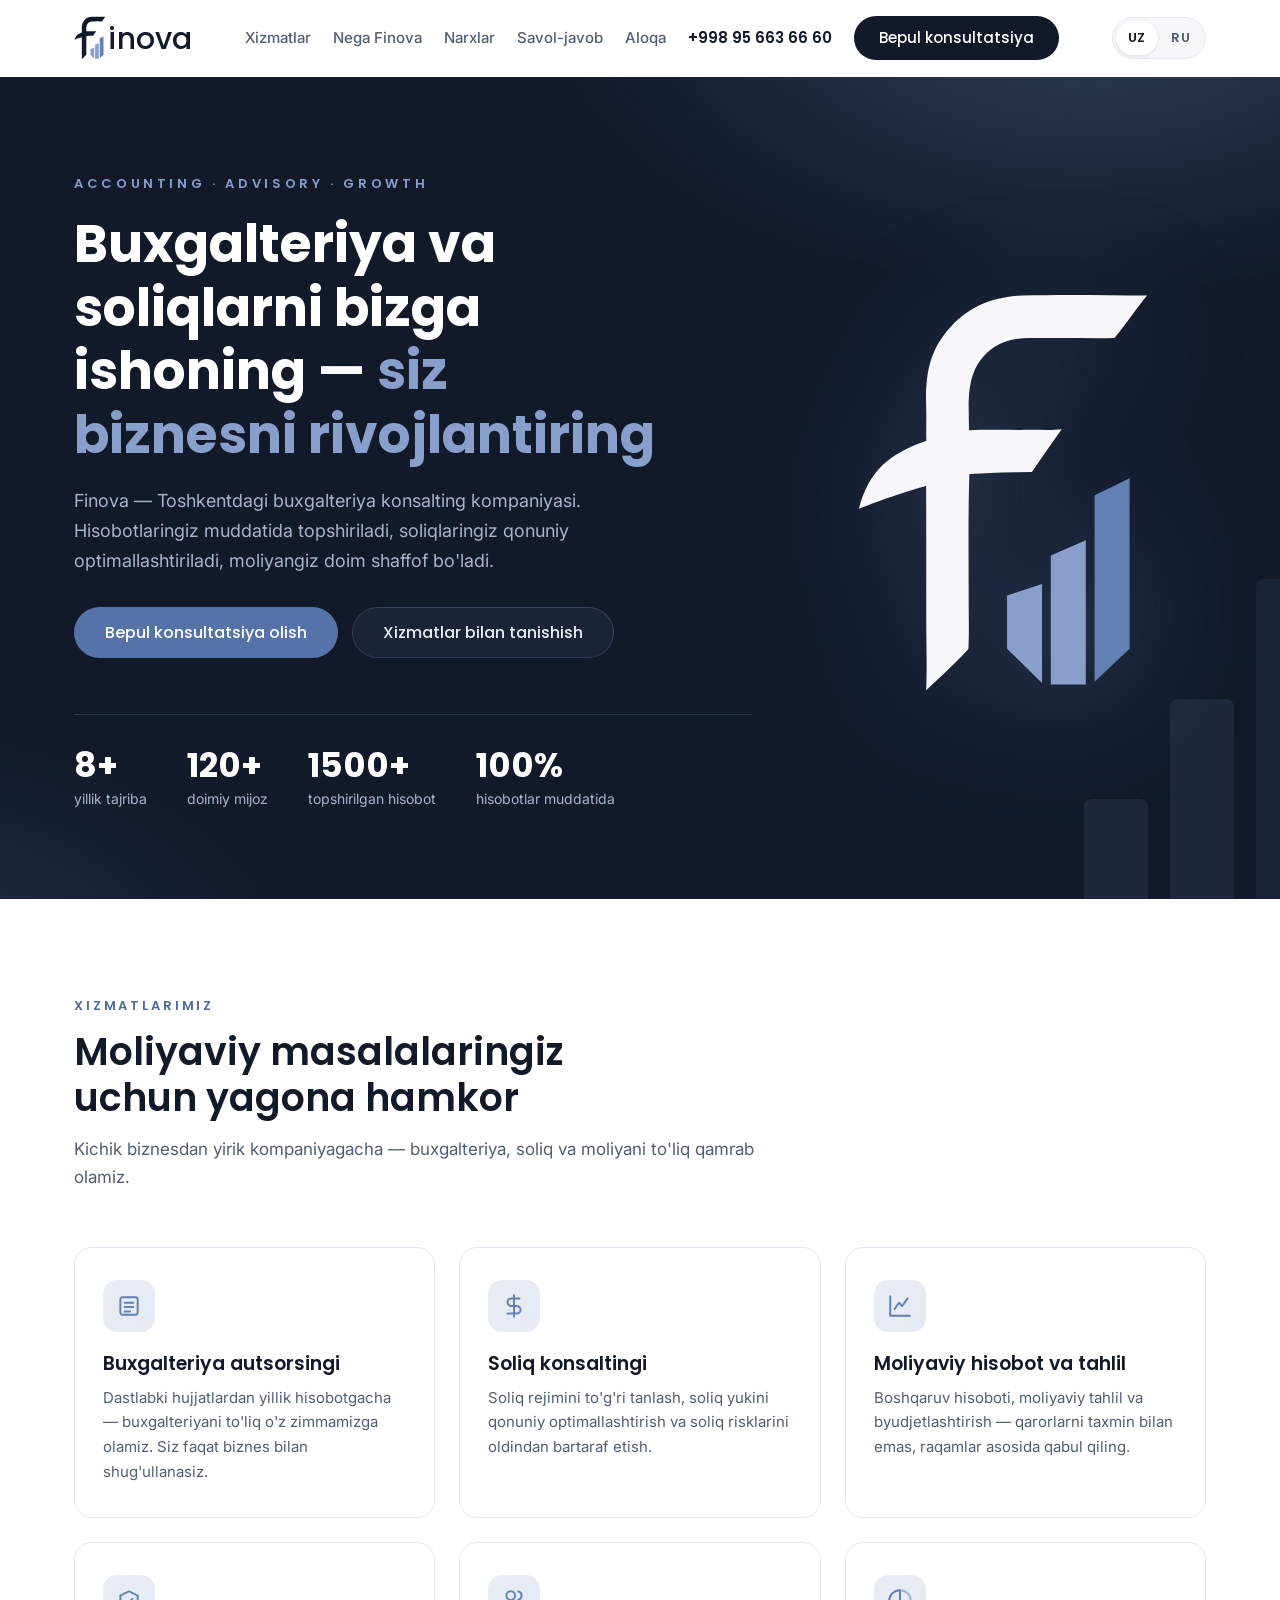
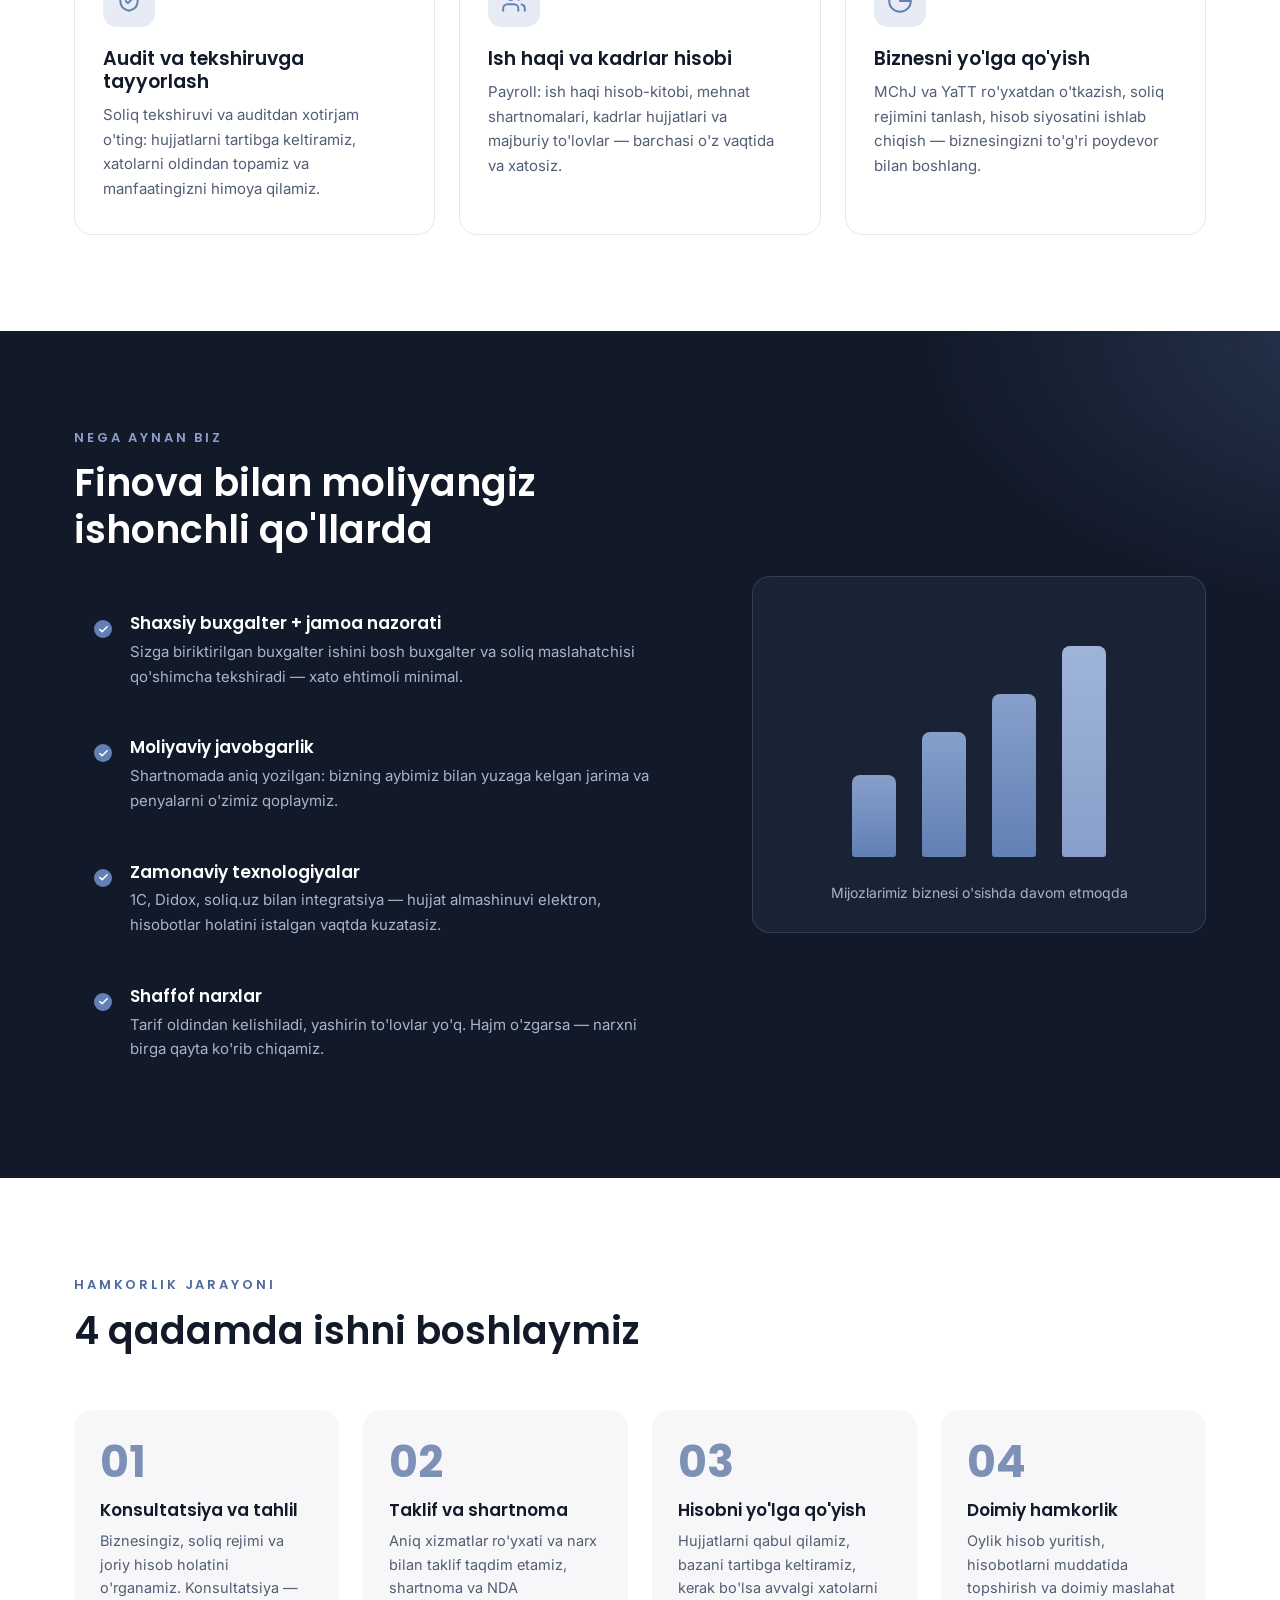
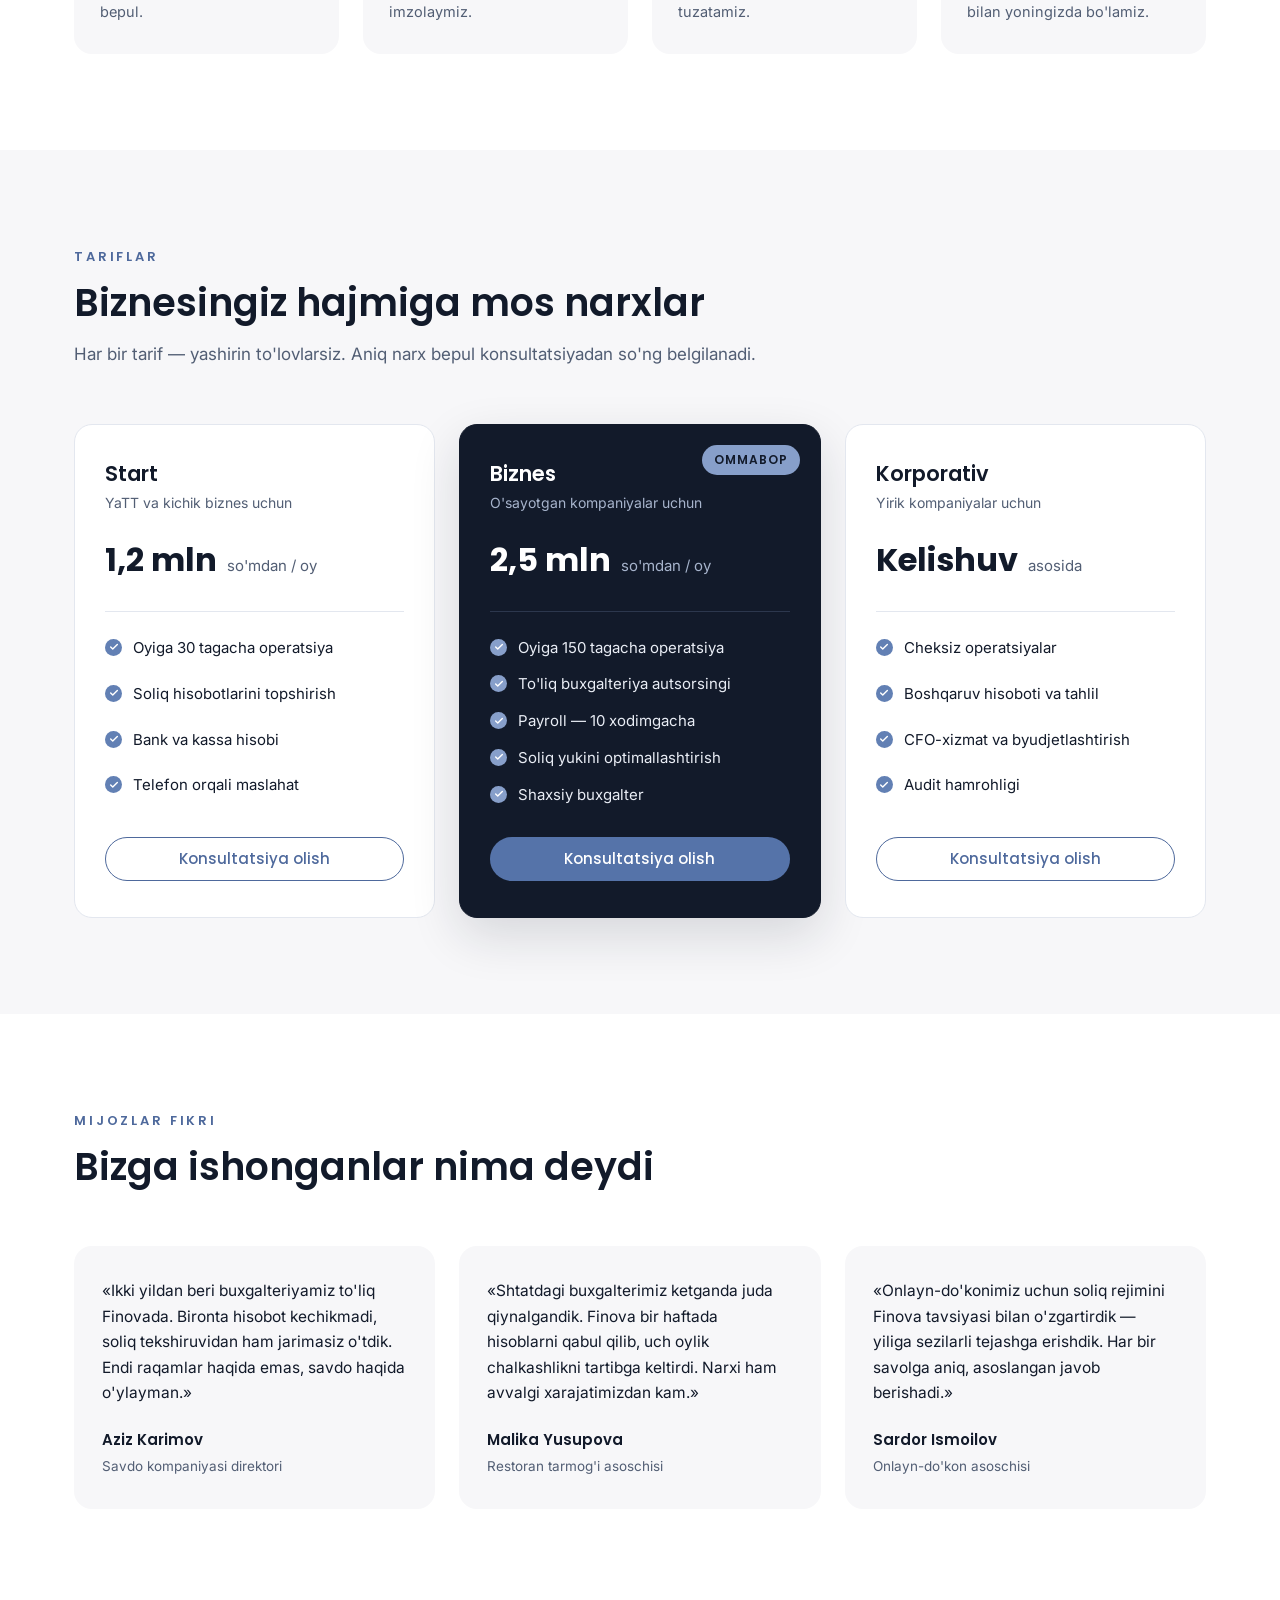
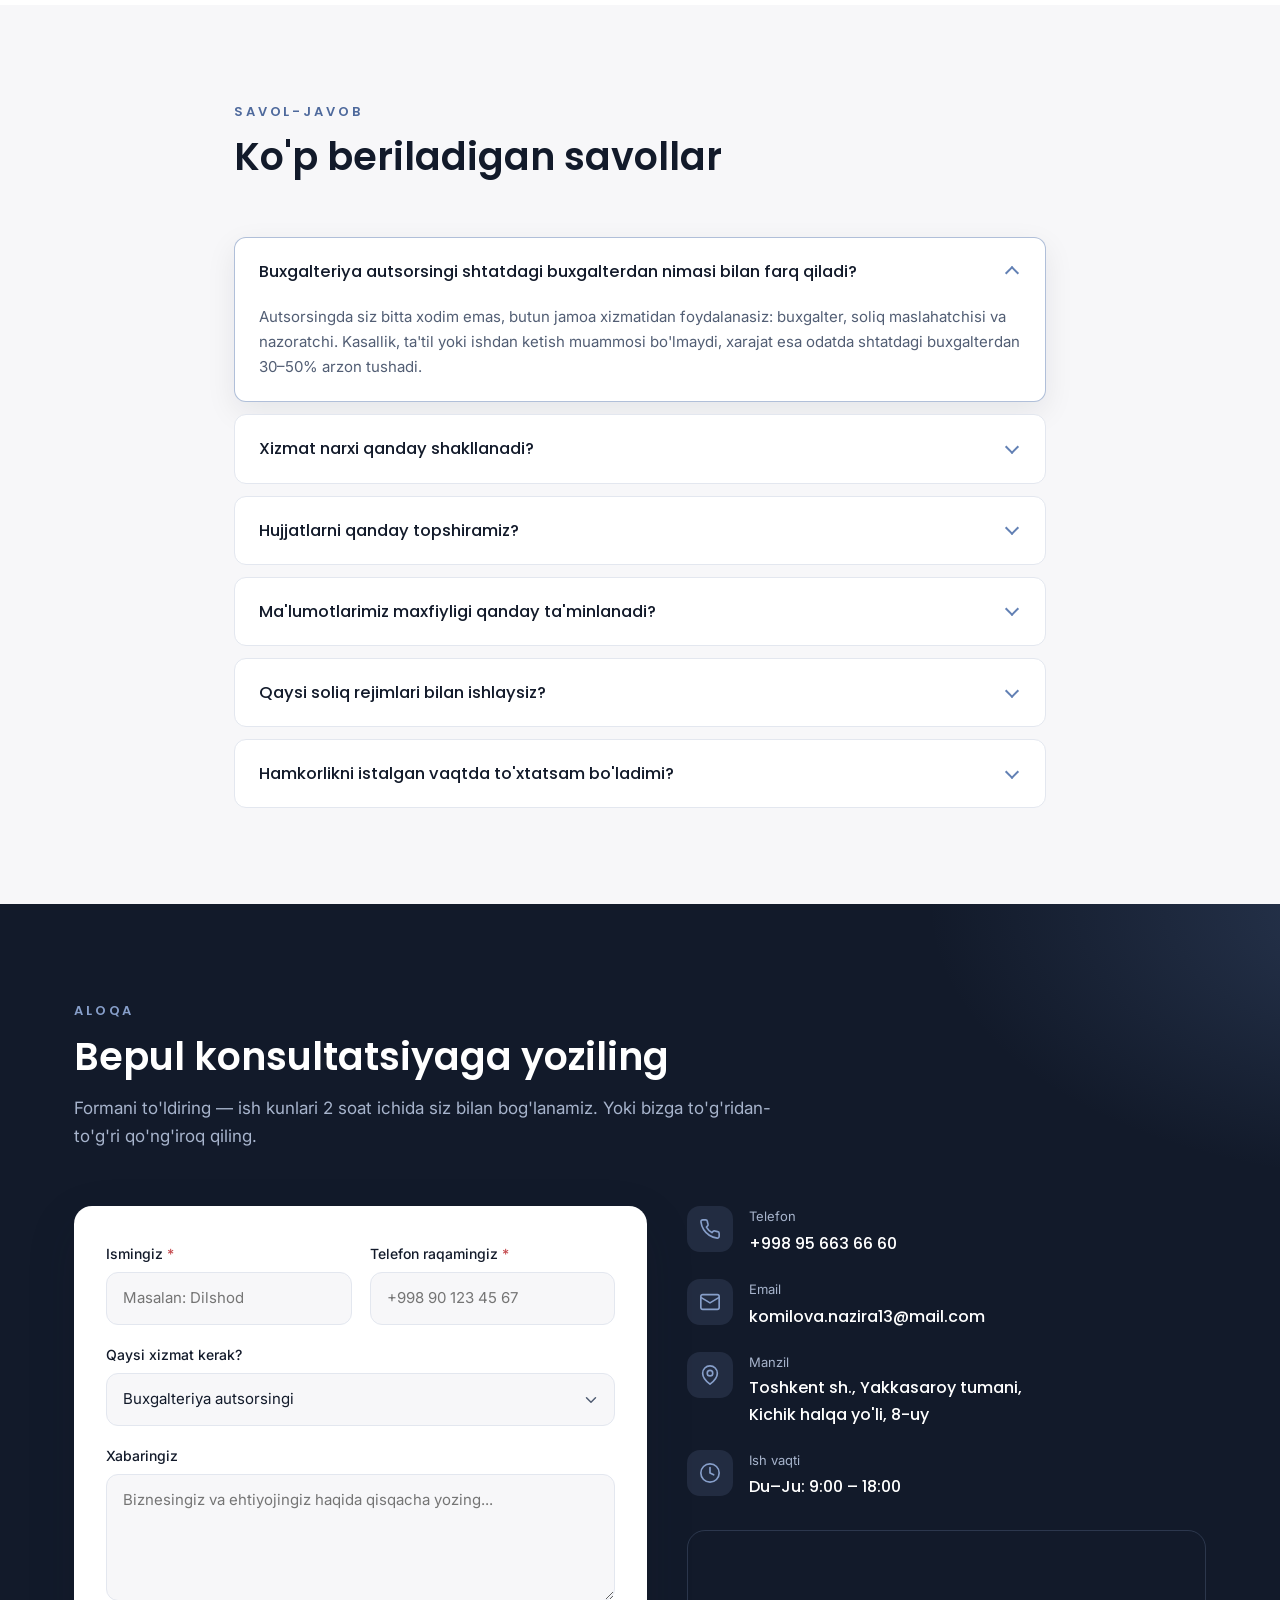
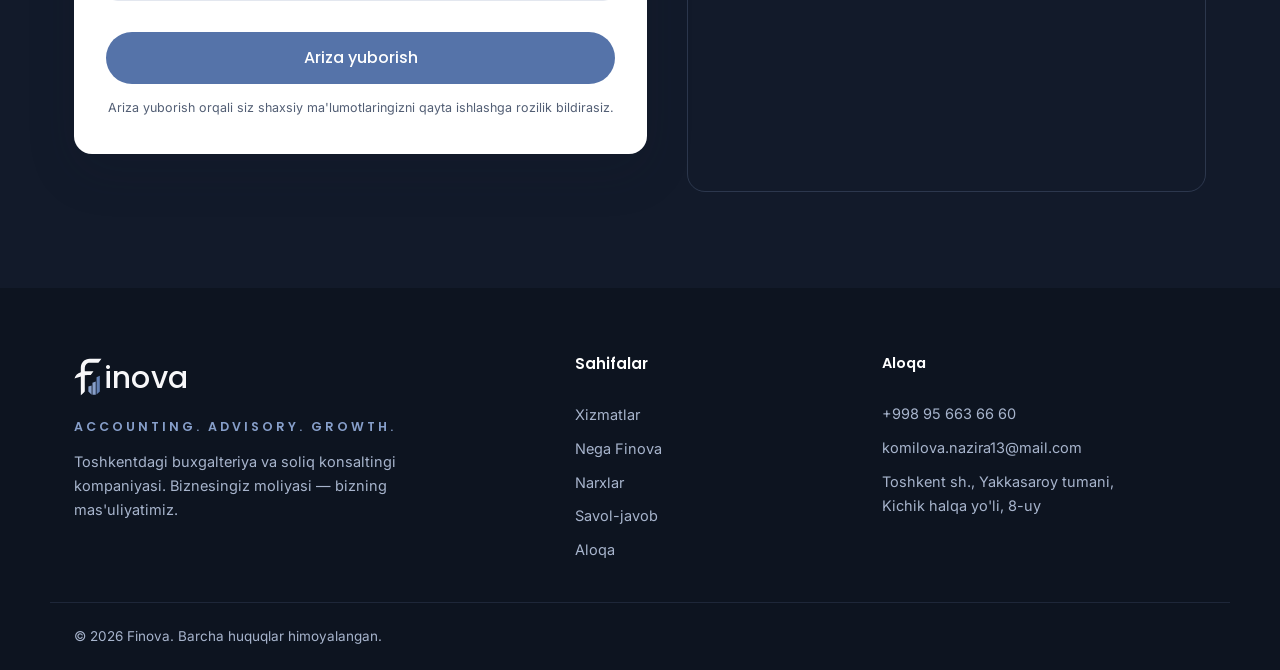
<file: index.html>
<!DOCTYPE html>
<html lang="uz">
<head>
  <meta charset="UTF-8">
  <meta name="viewport" content="width=device-width, initial-scale=1.0">
  <script>document.documentElement.classList.add("js")</script>

  <title>Finova — Buxgalteriya va soliq konsaltingi Toshkentda</title>
  <meta name="description" content="Finova — Toshkentda buxgalteriya autsorsingi, soliq maslahati, payroll va moliyaviy hisobotlar. Bepul konsultatsiya: +998 95 663 66 60.">
  <meta name="keywords" content="buxgalteriya xizmatlari Toshkent, buxgalteriya autsorsingi, soliq maslahati, buxgalteriya konsalting, moliyaviy hisobot, audit, payroll, Finova">
  <meta name="robots" content="index, follow">
  <meta name="author" content="Finova">
  <link rel="canonical" href="https://finovagroup.uz/">

  <!-- Til muqobillari (hreflang) -->
  <link rel="alternate" hreflang="uz" href="https://finovagroup.uz/">
  <link rel="alternate" hreflang="ru" href="https://finovagroup.uz/ru/">
  <link rel="alternate" hreflang="x-default" href="https://finovagroup.uz/">

  <!-- Open Graph -->
  <meta property="og:type" content="website">
  <meta property="og:site_name" content="Finova">
  <meta property="og:title" content="Finova — Buxgalteriya va soliq konsaltingi Toshkentda">
  <meta property="og:description" content="Buxgalteriya autsorsingi, soliq maslahati, moliyaviy hisobotlar va biznes konsalting. Hisobotlar muddatida, soliqlar optimal, moliya shaffof.">
  <meta property="og:url" content="https://finovagroup.uz/">
  <meta property="og:image" content="https://finovagroup.uz/assets/img/og-image.png">
  <meta property="og:image:width" content="1200">
  <meta property="og:image:height" content="630">
  <meta property="og:locale" content="uz_UZ">
  <meta property="og:locale:alternate" content="ru_RU">

  <!-- Twitter -->
  <meta name="twitter:card" content="summary_large_image">
  <meta name="twitter:title" content="Finova — Buxgalteriya va soliq konsaltingi Toshkentda">
  <meta name="twitter:description" content="Buxgalteriya autsorsingi, soliq maslahati, moliyaviy hisobotlar va biznes konsalting.">
  <meta name="twitter:image" content="https://finovagroup.uz/assets/img/og-image.png">

  <!-- Icons & manifest -->
  <link rel="icon" type="image/svg+xml" href="assets/img/favicon.svg">
  <link rel="apple-touch-icon" href="assets/img/apple-touch-icon.png">
  <link rel="manifest" href="site.webmanifest">
  <meta name="theme-color" content="#121A2A">

  <!-- Fonts -->
  <link rel="preconnect" href="https://fonts.googleapis.com">
  <link rel="preconnect" href="https://fonts.gstatic.com" crossorigin>
  <link href="https://fonts.googleapis.com/css2?family=Poppins:wght@500;600;700&family=Inter:wght@400;500;600&display=swap" rel="stylesheet">

  <link rel="stylesheet" href="assets/css/styles.css">

  <!-- Structured data: AccountingService -->
  <script type="application/ld+json">
  {
    "@context": "https://schema.org",
    "@type": "AccountingService",
    "name": "Finova",
    "slogan": "Accounting. Advisory. Growth.",
    "description": "Buxgalteriya autsorsingi, soliq maslahati, moliyaviy hisobotlar, payroll va biznes konsalting xizmatlari.",
    "url": "https://finovagroup.uz/",
    "logo": "https://finovagroup.uz/assets/img/logo-dark.svg",
    "image": "https://finovagroup.uz/assets/img/og-image.png",
    "telephone": "+998956636660",
    "email": "komilova.nazira13@mail.com",
    "priceRange": "$$",
    "areaServed": {
      "@type": "City",
      "name": "Toshkent"
    },
    "address": {
      "@type": "PostalAddress",
      "streetAddress": "Yakkasaroy tumani, Kichik halqa yo'li, 8-uy",
      "addressLocality": "Toshkent",
      "addressCountry": "UZ"
    },
    "openingHoursSpecification": {
      "@type": "OpeningHoursSpecification",
      "dayOfWeek": ["Monday", "Tuesday", "Wednesday", "Thursday", "Friday"],
      "opens": "09:00",
      "closes": "18:00"
    },
    "sameAs": []
  }
  </script>

  <!-- Structured data: FAQ -->
  <script type="application/ld+json">
  {
    "@context": "https://schema.org",
    "@type": "FAQPage",
    "mainEntity": [
      {
        "@type": "Question",
        "name": "Buxgalteriya autsorsingi shtatdagi buxgalterdan nimasi bilan farq qiladi?",
        "acceptedAnswer": {
          "@type": "Answer",
          "text": "Autsorsingda siz bitta xodim emas, butun jamoa xizmatidan foydalanasiz: buxgalter, soliq maslahatchisi va nazoratchi. Kasallik, ta'til yoki ishdan ketish muammosi bo'lmaydi, xarajat esa odatda shtatdagi buxgalterdan 30–50% arzon tushadi."
        }
      },
      {
        "@type": "Question",
        "name": "Xizmat narxi qanday shakllanadi?",
        "acceptedAnswer": {
          "@type": "Answer",
          "text": "Narx faoliyat turi, oylik operatsiyalar soni, xodimlar soni va soliq rejimiga qarab belgilanadi. Dastlabki konsultatsiyadan so'ng aniq va yashirin to'lovlarsiz taklif taqdim etamiz."
        }
      },
      {
        "@type": "Question",
        "name": "Hujjatlarni qanday topshiramiz?",
        "acceptedAnswer": {
          "@type": "Answer",
          "text": "Sizga qulay usulda: elektron (Didox, E-imzo, Telegram), kuryer orqali yoki ofisimizga olib kelib. Barcha hujjatlar elektron arxivda saqlanadi va istalgan vaqtda sizga taqdim etiladi."
        }
      },
      {
        "@type": "Question",
        "name": "Ma'lumotlarimiz maxfiyligi qanday ta'minlanadi?",
        "acceptedAnswer": {
          "@type": "Answer",
          "text": "Har bir mijoz bilan maxfiylik kelishuvi (NDA) imzolaymiz. Ma'lumotlar himoyalangan serverlarda saqlanadi, ularga faqat sizning loyihangizga biriktirilgan xodimlar kira oladi."
        }
      },
      {
        "@type": "Question",
        "name": "Qaysi soliq rejimlari bilan ishlaysiz?",
        "acceptedAnswer": {
          "@type": "Answer",
          "text": "Barcha rejimlar bilan: aylanma (tushum) solig'i, QQS to'lovchilar, yakka tartibdagi tadbirkorlar va o'zini o'zi band qilganlar. Rejim tanlash yoki rejimdan rejimga o'tishda ham yordam beramiz."
        }
      },
      {
        "@type": "Question",
        "name": "Hamkorlikni istalgan vaqtda to'xtatsam bo'ladimi?",
        "acceptedAnswer": {
          "@type": "Answer",
          "text": "Ha. Shartnomamiz uzoq muddatli majburiyatlarsiz tuziladi — 30 kun oldin ogohlantirib, istalgan vaqtda bekor qilishingiz mumkin. Barcha hujjatlar va bazalarni to'liq topshirib beramiz."
        }
      }
    ]
  }
  </script>
</head>
<body>
  <a class="skip-link" href="#top">Asosiy kontentga o'tish</a>

  <!-- ============ HEADER ============ -->
  <header class="header" id="header">
    <div class="container header__inner">
      <a href="#top" class="logo" aria-label="Finova — bosh sahifa">
        <img src="assets/img/mark-dark.svg" alt="" width="34" height="46" class="logo__mark">
        <span class="logo__text">inova</span>
      </a>

      <nav class="nav" id="nav" aria-label="Asosiy navigatsiya">
        <a href="#services" class="nav__link">Xizmatlar</a>
        <a href="#why" class="nav__link">Nega Finova</a>
        <a href="#pricing" class="nav__link">Narxlar</a>
        <a href="#faq" class="nav__link">Savol-javob</a>
        <a href="#contact" class="nav__link">Aloqa</a>
        <a href="tel:+998956636660" class="nav__phone">+998 95 663 66 60</a>
        <a href="#contact" class="btn btn--primary nav__cta">Bepul konsultatsiya</a>
      </nav>

      <div class="header__actions">
        <div class="lang-switch" role="group" aria-label="Sayt tili">
          <a href="./" class="lang-switch__opt is-active" hreflang="uz" lang="uz" aria-current="true">UZ</a>
          <a href="ru/" class="lang-switch__opt" hreflang="ru" lang="ru">RU</a>
        </div>
        <button class="burger" id="burger" aria-label="Menyuni ochish" aria-expanded="false" aria-controls="nav">
          <span></span><span></span><span></span>
        </button>
      </div>
    </div>
  </header>

  <main id="top">
    <!-- ============ HERO ============ -->
    <section class="hero">
      <div class="hero__bars" aria-hidden="true">
        <span></span><span></span><span></span>
      </div>
      <div class="container hero__inner">
        <div class="hero__content reveal">
          <p class="hero__tagline" lang="en">Accounting · Advisory · Growth</p>
          <h1 class="hero__title">Buxgalteriya va soliqlarni bizga ishoning — <span class="accent">siz biznesni rivojlantiring</span></h1>
          <p class="hero__subtitle">Finova — Toshkentdagi buxgalteriya konsalting kompaniyasi. Hisobotlaringiz muddatida topshiriladi, soliqlaringiz qonuniy optimallashtiriladi, moliyangiz doim shaffof bo'ladi.</p>
          <div class="hero__actions">
            <a href="#contact" class="btn btn--accent btn--lg">Bepul konsultatsiya olish</a>
            <a href="#services" class="btn btn--ghost btn--lg">Xizmatlar bilan tanishish</a>
          </div>
          <ul class="hero__stats" aria-label="Bizning natijalarimiz">
            <li class="stat">
              <span class="stat__num" data-count="8" data-suffix="+">8+</span>
              <span class="stat__label">yillik tajriba</span>
            </li>
            <li class="stat">
              <span class="stat__num" data-count="120" data-suffix="+">120+</span>
              <span class="stat__label">doimiy mijoz</span>
            </li>
            <li class="stat">
              <span class="stat__num" data-count="1500" data-suffix="+">1500+</span>
              <span class="stat__label">topshirilgan hisobot</span>
            </li>
            <li class="stat">
              <span class="stat__num" data-count="100" data-suffix="%">100%</span>
              <span class="stat__label">hisobotlar muddatida</span>
            </li>
          </ul>
        </div>
        <div class="hero__visual reveal" aria-hidden="true">
          <img src="assets/img/mark-light.svg" alt="" class="hero__mark" width="320" height="436" fetchpriority="high">
        </div>
      </div>
    </section>

    <!-- ============ SERVICES ============ -->
    <section class="section" id="services">
      <div class="container">
        <div class="section__head reveal">
          <p class="section__eyebrow">Xizmatlarimiz</p>
          <h2 class="section__title">Moliyaviy masalalaringiz uchun yagona hamkor</h2>
          <p class="section__lead">Kichik biznesdan yirik kompaniyagacha — buxgalteriya, soliq va moliyani to'liq qamrab olamiz.</p>
        </div>

        <div class="grid grid--3">
          <article class="card reveal">
            <div class="card__icon" aria-hidden="true">
              <svg viewBox="0 0 24 24" fill="none" stroke="currentColor" stroke-width="1.8" stroke-linecap="round" stroke-linejoin="round"><rect x="4" y="4" width="16" height="16" rx="2"/><path d="M8 9h8M8 13h8M8 17h5"/></svg>
            </div>
            <h3 class="card__title">Buxgalteriya autsorsingi</h3>
            <p class="card__text">Dastlabki hujjatlardan yillik hisobotgacha — buxgalteriyani to'liq o'z zimmamizga olamiz. Siz faqat biznes bilan shug'ullanasiz.</p>
          </article>

          <article class="card reveal">
            <div class="card__icon" aria-hidden="true">
              <svg viewBox="0 0 24 24" fill="none" stroke="currentColor" stroke-width="1.8" stroke-linecap="round" stroke-linejoin="round"><path d="M12 2v20M17 5H9.5a3.5 3.5 0 0 0 0 7h5a3.5 3.5 0 0 1 0 7H6"/></svg>
            </div>
            <h3 class="card__title">Soliq konsaltingi</h3>
            <p class="card__text">Soliq rejimini to'g'ri tanlash, soliq yukini qonuniy optimallashtirish va soliq risklarini oldindan bartaraf etish.</p>
          </article>

          <article class="card reveal">
            <div class="card__icon" aria-hidden="true">
              <svg viewBox="0 0 24 24" fill="none" stroke="currentColor" stroke-width="1.8" stroke-linecap="round" stroke-linejoin="round"><path d="M3 3v18h18"/><path d="M7 15l4-6 3 3 5-7"/></svg>
            </div>
            <h3 class="card__title">Moliyaviy hisobot va tahlil</h3>
            <p class="card__text">Boshqaruv hisoboti, moliyaviy tahlil va byudjetlashtirish — qarorlarni taxmin bilan emas, raqamlar asosida qabul qiling.</p>
          </article>

          <article class="card reveal">
            <div class="card__icon" aria-hidden="true">
              <svg viewBox="0 0 24 24" fill="none" stroke="currentColor" stroke-width="1.8" stroke-linecap="round" stroke-linejoin="round"><path d="M12 3l8 4v5c0 5-3.5 8-8 9-4.5-1-8-4-8-9V7z"/><path d="M9 12l2 2 4-4"/></svg>
            </div>
            <h3 class="card__title">Audit va tekshiruvga tayyorlash</h3>
            <p class="card__text">Soliq tekshiruvi va auditdan xotirjam o'ting: hujjatlarni tartibga keltiramiz, xatolarni oldindan topamiz va manfaatingizni himoya qilamiz.</p>
          </article>

          <article class="card reveal">
            <div class="card__icon" aria-hidden="true">
              <svg viewBox="0 0 24 24" fill="none" stroke="currentColor" stroke-width="1.8" stroke-linecap="round" stroke-linejoin="round"><path d="M16 21v-2a4 4 0 0 0-4-4H6a4 4 0 0 0-4 4v2"/><circle cx="9" cy="7" r="4"/><path d="M22 21v-2a4 4 0 0 0-3-3.87M16 3.13a4 4 0 0 1 0 7.75"/></svg>
            </div>
            <h3 class="card__title">Ish haqi va kadrlar hisobi</h3>
            <p class="card__text">Payroll: ish haqi hisob-kitobi, mehnat shartnomalari, kadrlar hujjatlari va majburiy to'lovlar — barchasi o'z vaqtida va xatosiz.</p>
          </article>

          <article class="card reveal">
            <div class="card__icon" aria-hidden="true">
              <svg viewBox="0 0 24 24" fill="none" stroke="currentColor" stroke-width="1.8" stroke-linecap="round" stroke-linejoin="round"><path d="M12 2a10 10 0 1 0 10 10H12z"/><path d="M12 2v10h10A10 10 0 0 0 12 2z" opacity=".5"/></svg>
            </div>
            <h3 class="card__title">Biznesni yo'lga qo'yish</h3>
            <p class="card__text">MChJ va YaTT ro'yxatdan o'tkazish, soliq rejimini tanlash, hisob siyosatini ishlab chiqish — biznesingizni to'g'ri poydevor bilan boshlang.</p>
          </article>
        </div>
      </div>
    </section>

    <!-- ============ WHY FINOVA ============ -->
    <section class="section section--dark" id="why">
      <div class="container why__inner">
        <div class="why__content reveal">
          <p class="section__eyebrow section__eyebrow--light">Nega aynan biz</p>
          <h2 class="section__title">Finova bilan moliyangiz ishonchli qo'llarda</h2>
          <ul class="why__list">
            <li class="why__item">
              <h3 class="why__item-title">Shaxsiy buxgalter + jamoa nazorati</h3>
              <p class="why__item-text">Sizga biriktirilgan buxgalter ishini bosh buxgalter va soliq maslahatchisi qo'shimcha tekshiradi — xato ehtimoli minimal.</p>
            </li>
            <li class="why__item">
              <h3 class="why__item-title">Moliyaviy javobgarlik</h3>
              <p class="why__item-text">Shartnomada aniq yozilgan: bizning aybimiz bilan yuzaga kelgan jarima va penyalarni o'zimiz qoplaymiz.</p>
            </li>
            <li class="why__item">
              <h3 class="why__item-title">Zamonaviy texnologiyalar</h3>
              <p class="why__item-text">1C, Didox, soliq.uz bilan integratsiya — hujjat almashinuvi elektron, hisobotlar holatini istalgan vaqtda kuzatasiz.</p>
            </li>
            <li class="why__item">
              <h3 class="why__item-title">Shaffof narxlar</h3>
              <p class="why__item-text">Tarif oldindan kelishiladi, yashirin to'lovlar yo'q. Hajm o'zgarsa — narxni birga qayta ko'rib chiqamiz.</p>
            </li>
          </ul>
        </div>
        <div class="why__visual reveal" aria-hidden="true">
          <div class="why__chart">
            <div class="why__chart-bars">
              <span style="--h: 34%"></span>
              <span style="--h: 52%"></span>
              <span style="--h: 68%"></span>
              <span style="--h: 88%"></span>
            </div>
            <p class="why__chart-caption">Mijozlarimiz biznesi o'sishda davom etmoqda</p>
          </div>
        </div>
      </div>
    </section>

    <!-- ============ PROCESS ============ -->
    <section class="section" id="process">
      <div class="container">
        <div class="section__head reveal">
          <p class="section__eyebrow">Hamkorlik jarayoni</p>
          <h2 class="section__title">4 qadamda ishni boshlaymiz</h2>
        </div>
        <ol class="steps">
          <li class="step reveal">
            <span class="step__num">01</span>
            <h3 class="step__title">Konsultatsiya va tahlil</h3>
            <p class="step__text">Biznesingiz, soliq rejimi va joriy hisob holatini o'rganamiz. Konsultatsiya — bepul.</p>
          </li>
          <li class="step reveal">
            <span class="step__num">02</span>
            <h3 class="step__title">Taklif va shartnoma</h3>
            <p class="step__text">Aniq xizmatlar ro'yxati va narx bilan taklif taqdim etamiz, shartnoma va NDA imzolaymiz.</p>
          </li>
          <li class="step reveal">
            <span class="step__num">03</span>
            <h3 class="step__title">Hisobni yo'lga qo'yish</h3>
            <p class="step__text">Hujjatlarni qabul qilamiz, bazani tartibga keltiramiz, kerak bo'lsa avvalgi xatolarni tuzatamiz.</p>
          </li>
          <li class="step reveal">
            <span class="step__num">04</span>
            <h3 class="step__title">Doimiy hamkorlik</h3>
            <p class="step__text">Oylik hisob yuritish, hisobotlarni muddatida topshirish va doimiy maslahat bilan yoningizda bo'lamiz.</p>
          </li>
        </ol>
      </div>
    </section>

    <!-- ============ PRICING ============ -->
    <section class="section section--tint" id="pricing">
      <div class="container">
        <div class="section__head reveal">
          <p class="section__eyebrow">Tariflar</p>
          <h2 class="section__title">Biznesingiz hajmiga mos narxlar</h2>
          <p class="section__lead">Har bir tarif — yashirin to'lovlarsiz. Aniq narx bepul konsultatsiyadan so'ng belgilanadi.</p>
        </div>

        <div class="grid grid--3 pricing__grid">
          <article class="price-card reveal">
            <h3 class="price-card__name">Start</h3>
            <p class="price-card__for">YaTT va kichik biznes uchun</p>
            <p class="price-card__price"><span>1,2 mln</span> so'mdan / oy</p>
            <ul class="price-card__list">
              <li>Oyiga 30 tagacha operatsiya</li>
              <li>Soliq hisobotlarini topshirish</li>
              <li>Bank va kassa hisobi</li>
              <li>Telefon orqali maslahat</li>
            </ul>
            <a href="#contact" class="btn btn--outline price-card__btn">Konsultatsiya olish</a>
          </article>

          <article class="price-card price-card--featured reveal">
            <p class="price-card__badge">Ommabop</p>
            <h3 class="price-card__name">Biznes</h3>
            <p class="price-card__for">O'sayotgan kompaniyalar uchun</p>
            <p class="price-card__price"><span>2,5 mln</span> so'mdan / oy</p>
            <ul class="price-card__list">
              <li>Oyiga 150 tagacha operatsiya</li>
              <li>To'liq buxgalteriya autsorsingi</li>
              <li>Payroll — 10 xodimgacha</li>
              <li>Soliq yukini optimallashtirish</li>
              <li>Shaxsiy buxgalter</li>
            </ul>
            <a href="#contact" class="btn btn--accent price-card__btn">Konsultatsiya olish</a>
          </article>

          <article class="price-card reveal">
            <h3 class="price-card__name">Korporativ</h3>
            <p class="price-card__for">Yirik kompaniyalar uchun</p>
            <p class="price-card__price"><span>Kelishuv</span> asosida</p>
            <ul class="price-card__list">
              <li>Cheksiz operatsiyalar</li>
              <li>Boshqaruv hisoboti va tahlil</li>
              <li>CFO-xizmat va byudjetlashtirish</li>
              <li>Audit hamrohligi</li>
            </ul>
            <a href="#contact" class="btn btn--outline price-card__btn">Konsultatsiya olish</a>
          </article>
        </div>
      </div>
    </section>

    <!-- ============ TESTIMONIALS ============ -->
    <section class="section" id="testimonials">
      <div class="container">
        <div class="section__head reveal">
          <p class="section__eyebrow">Mijozlar fikri</p>
          <h2 class="section__title">Bizga ishonganlar nima deydi</h2>
        </div>
        <div class="grid grid--3">
          <figure class="quote reveal">
            <blockquote class="quote__text">«Ikki yildan beri buxgalteriyamiz to'liq Finovada. Bironta hisobot kechikmadi, soliq tekshiruvidan ham jarimasiz o'tdik. Endi raqamlar haqida emas, savdo haqida o'ylayman.»</blockquote>
            <figcaption class="quote__author">
              <span class="quote__name">Aziz Karimov</span>
              <span class="quote__role">Savdo kompaniyasi direktori</span>
            </figcaption>
          </figure>
          <figure class="quote reveal">
            <blockquote class="quote__text">«Shtatdagi buxgalterimiz ketganda juda qiynalgandik. Finova bir haftada hisoblarni qabul qilib, uch oylik chalkashlikni tartibga keltirdi. Narxi ham avvalgi xarajatimizdan kam.»</blockquote>
            <figcaption class="quote__author">
              <span class="quote__name">Malika Yusupova</span>
              <span class="quote__role">Restoran tarmog'i asoschisi</span>
            </figcaption>
          </figure>
          <figure class="quote reveal">
            <blockquote class="quote__text">«Onlayn-do'konimiz uchun soliq rejimini Finova tavsiyasi bilan o'zgartirdik — yiliga sezilarli tejashga erishdik. Har bir savolga aniq, asoslangan javob berishadi.»</blockquote>
            <figcaption class="quote__author">
              <span class="quote__name">Sardor Ismoilov</span>
              <span class="quote__role">Onlayn-do'kon asoschisi</span>
            </figcaption>
          </figure>
        </div>
      </div>
    </section>

    <!-- ============ FAQ ============ -->
    <section class="section section--tint" id="faq">
      <div class="container container--narrow">
        <div class="section__head reveal">
          <p class="section__eyebrow">Savol-javob</p>
          <h2 class="section__title">Ko'p beriladigan savollar</h2>
        </div>

        <div class="faq reveal">
          <details class="faq__item" open>
            <summary class="faq__q">Buxgalteriya autsorsingi shtatdagi buxgalterdan nimasi bilan farq qiladi?</summary>
            <p class="faq__a">Autsorsingda siz bitta xodim emas, butun jamoa xizmatidan foydalanasiz: buxgalter, soliq maslahatchisi va nazoratchi. Kasallik, ta'til yoki ishdan ketish muammosi bo'lmaydi, xarajat esa odatda shtatdagi buxgalterdan 30–50% arzon tushadi.</p>
          </details>
          <details class="faq__item">
            <summary class="faq__q">Xizmat narxi qanday shakllanadi?</summary>
            <p class="faq__a">Narx faoliyat turi, oylik operatsiyalar soni, xodimlar soni va soliq rejimiga qarab belgilanadi. Dastlabki konsultatsiyadan so'ng aniq va yashirin to'lovlarsiz taklif taqdim etamiz.</p>
          </details>
          <details class="faq__item">
            <summary class="faq__q">Hujjatlarni qanday topshiramiz?</summary>
            <p class="faq__a">Sizga qulay usulda: elektron (Didox, E-imzo, Telegram), kuryer orqali yoki ofisimizga olib kelib. Barcha hujjatlar elektron arxivda saqlanadi va istalgan vaqtda sizga taqdim etiladi.</p>
          </details>
          <details class="faq__item">
            <summary class="faq__q">Ma'lumotlarimiz maxfiyligi qanday ta'minlanadi?</summary>
            <p class="faq__a">Har bir mijoz bilan maxfiylik kelishuvi (NDA) imzolaymiz. Ma'lumotlar himoyalangan serverlarda saqlanadi, ularga faqat sizning loyihangizga biriktirilgan xodimlar kira oladi.</p>
          </details>
          <details class="faq__item">
            <summary class="faq__q">Qaysi soliq rejimlari bilan ishlaysiz?</summary>
            <p class="faq__a">Barcha rejimlar bilan: aylanma (tushum) solig'i, QQS to'lovchilar, yakka tartibdagi tadbirkorlar va o'zini o'zi band qilganlar. Rejim tanlash yoki rejimdan rejimga o'tishda ham yordam beramiz.</p>
          </details>
          <details class="faq__item">
            <summary class="faq__q">Hamkorlikni istalgan vaqtda to'xtatsam bo'ladimi?</summary>
            <p class="faq__a">Ha. Shartnomamiz uzoq muddatli majburiyatlarsiz tuziladi — 30 kun oldin ogohlantirib, istalgan vaqtda bekor qilishingiz mumkin. Barcha hujjatlar va bazalarni to'liq topshirib beramiz.</p>
          </details>
        </div>
      </div>
    </section>

    <!-- ============ CONTACT ============ -->
    <section class="section section--dark" id="contact">
      <div class="container">
        <div class="section__head reveal">
          <p class="section__eyebrow section__eyebrow--light">Aloqa</p>
          <h2 class="section__title">Bepul konsultatsiyaga yoziling</h2>
          <p class="section__lead section__lead--light">Formani to'ldiring — ish kunlari 2 soat ichida siz bilan bog'lanamiz. Yoki bizga to'g'ridan-to'g'ri qo'ng'iroq qiling.</p>
        </div>

        <div class="contact__grid">
          <form class="form reveal" id="contact-form" novalidate>
            <div class="form__row">
              <div class="form__field">
                <label class="form__label" for="f-name">Ismingiz <span aria-hidden="true">*</span></label>
                <input class="form__input" type="text" id="f-name" name="name" placeholder="Masalan: Dilshod" autocomplete="name" aria-describedby="f-name-error" required>
                <p class="form__error" id="f-name-error" role="alert" hidden>Iltimos, ismingizni kiriting</p>
              </div>
              <div class="form__field">
                <label class="form__label" for="f-phone">Telefon raqamingiz <span aria-hidden="true">*</span></label>
                <input class="form__input" type="tel" id="f-phone" name="phone" placeholder="+998 90 123 45 67" autocomplete="tel" aria-describedby="f-phone-error" required>
                <p class="form__error" id="f-phone-error" role="alert" hidden>Iltimos, telefon raqamingizni to'g'ri kiriting</p>
              </div>
            </div>
            <div class="form__field">
              <label class="form__label" for="f-service">Qaysi xizmat kerak?</label>
              <select class="form__input form__select" id="f-service" name="service">
                <option value="Buxgalteriya autsorsingi">Buxgalteriya autsorsingi</option>
                <option value="Soliq konsaltingi">Soliq konsaltingi</option>
                <option value="Moliyaviy hisobot va tahlil">Moliyaviy hisobot va tahlil</option>
                <option value="Audit va tekshiruvga tayyorlash">Audit va tekshiruvga tayyorlash</option>
                <option value="Ish haqi va kadrlar hisobi">Ish haqi va kadrlar hisobi</option>
                <option value="Biznesni yo'lga qo'yish">Biznesni yo'lga qo'yish</option>
                <option value="Boshqa">Boshqa</option>
              </select>
            </div>
            <div class="form__field">
              <label class="form__label" for="f-message">Xabaringiz</label>
              <textarea class="form__input form__textarea" id="f-message" name="message" rows="4" placeholder="Biznesingiz va ehtiyojingiz haqida qisqacha yozing..."></textarea>
            </div>
            <div class="form__hp" aria-hidden="true" style="position:absolute;left:-9999px;width:1px;height:1px;overflow:hidden;">
              <label for="f-company">Kompaniya (to'ldirmang)</label>
              <input type="text" id="f-company" name="company" tabindex="-1" autocomplete="off">
            </div>
            <button type="submit" class="btn btn--accent btn--lg form__submit">Ariza yuborish</button>
            <p class="form__note">Ariza yuborish orqali siz shaxsiy ma'lumotlaringizni qayta ishlashga rozilik bildirasiz.</p>
            <p class="form__success" id="form-status" role="status" aria-live="polite" hidden></p>
          </form>

          <div class="contact__info reveal">
            <ul class="contact__list">
              <li class="contact__item">
                <span class="contact__icon" aria-hidden="true">
                  <svg viewBox="0 0 24 24" fill="none" stroke="currentColor" stroke-width="1.8" stroke-linecap="round" stroke-linejoin="round"><path d="M22 16.92v3a2 2 0 0 1-2.18 2 19.79 19.79 0 0 1-8.63-3.07 19.5 19.5 0 0 1-6-6 19.79 19.79 0 0 1-3.07-8.67A2 2 0 0 1 4.11 2h3a2 2 0 0 1 2 1.72c.13.96.36 1.9.7 2.81a2 2 0 0 1-.45 2.11L8.09 9.91a16 16 0 0 0 6 6l1.27-1.27a2 2 0 0 1 2.11-.45c.91.34 1.85.57 2.81.7A2 2 0 0 1 22 16.92z"/></svg>
                </span>
                <div>
                  <p class="contact__label">Telefon</p>
                  <a class="contact__value" href="tel:+998956636660">+998 95 663 66 60</a>
                </div>
              </li>
              <li class="contact__item">
                <span class="contact__icon" aria-hidden="true">
                  <svg viewBox="0 0 24 24" fill="none" stroke="currentColor" stroke-width="1.8" stroke-linecap="round" stroke-linejoin="round"><rect x="2" y="4" width="20" height="16" rx="2"/><path d="m22 7-10 6L2 7"/></svg>
                </span>
                <div>
                  <p class="contact__label">Email</p>
                  <a class="contact__value" href="mailto:komilova.nazira13@mail.com">komilova.nazira13@mail.com</a>
                </div>
              </li>
              <li class="contact__item">
                <span class="contact__icon" aria-hidden="true">
                  <svg viewBox="0 0 24 24" fill="none" stroke="currentColor" stroke-width="1.8" stroke-linecap="round" stroke-linejoin="round"><path d="M20 10c0 6-8 12-8 12s-8-6-8-12a8 8 0 0 1 16 0z"/><circle cx="12" cy="10" r="3"/></svg>
                </span>
                <div>
                  <p class="contact__label">Manzil</p>
                  <p class="contact__value">Toshkent sh., Yakkasaroy tumani,<br>Kichik halqa yo'li, 8-uy</p>
                </div>
              </li>
              <li class="contact__item">
                <span class="contact__icon" aria-hidden="true">
                  <svg viewBox="0 0 24 24" fill="none" stroke="currentColor" stroke-width="1.8" stroke-linecap="round" stroke-linejoin="round"><circle cx="12" cy="12" r="10"/><path d="M12 6v6l4 2"/></svg>
                </span>
                <div>
                  <p class="contact__label">Ish vaqti</p>
                  <p class="contact__value">Du–Ju: 9:00 – 18:00</p>
                </div>
              </li>
            </ul>

            <div class="contact__map">
              <iframe
                src="https://www.google.com/maps?q=Toshkent%20Yakkasaroy%20tumani%20Kichik%20halqa%20yo%27li%208&output=embed&hl=uz"
                title="Finova ofisi xaritada: Toshkent, Yakkasaroy tumani, Kichik halqa yo'li 8"
                loading="lazy"
                referrerpolicy="no-referrer-when-downgrade"
                allowfullscreen></iframe>
            </div>
          </div>
        </div>
      </div>
    </section>
  </main>

  <!-- ============ FOOTER ============ -->
  <footer class="footer">
    <div class="container footer__inner">
      <div class="footer__brand">
        <a href="#top" class="logo logo--footer" aria-label="Finova — bosh sahifa">
          <img src="assets/img/mark-light.svg" alt="" width="30" height="41" class="logo__mark">
          <span class="logo__text">inova</span>
        </a>
        <p class="footer__tagline" lang="en">Accounting. Advisory. Growth.</p>
        <p class="footer__desc">Toshkentdagi buxgalteriya va soliq konsaltingi kompaniyasi. Biznesingiz moliyasi — bizning mas'uliyatimiz.</p>
      </div>
      <nav class="footer__nav" aria-label="Footer navigatsiyasi">
        <p class="footer__heading">Sahifalar</p>
        <a href="#services">Xizmatlar</a>
        <a href="#why">Nega Finova</a>
        <a href="#pricing">Narxlar</a>
        <a href="#faq">Savol-javob</a>
        <a href="#contact">Aloqa</a>
      </nav>
      <div class="footer__contacts">
        <p class="footer__heading">Aloqa</p>
        <a href="tel:+998956636660">+998 95 663 66 60</a>
        <a href="mailto:komilova.nazira13@mail.com">komilova.nazira13@mail.com</a>
        <p>Toshkent sh., Yakkasaroy tumani,<br>Kichik halqa yo'li, 8-uy</p>
      </div>
    </div>
    <div class="container footer__bottom">
      <p>© <span id="year">2026</span> Finova. Barcha huquqlar himoyalangan.</p>
    </div>
  </footer>

  <a href="#top" class="to-top" id="to-top" aria-label="Sahifa boshiga qaytish" hidden>
    <svg viewBox="0 0 24 24" fill="none" stroke="currentColor" stroke-width="2" stroke-linecap="round" stroke-linejoin="round"><path d="M12 19V5M5 12l7-7 7 7"/></svg>
  </a>

  <script src="assets/js/main.js" defer></script>
</body>
</html>
</file>
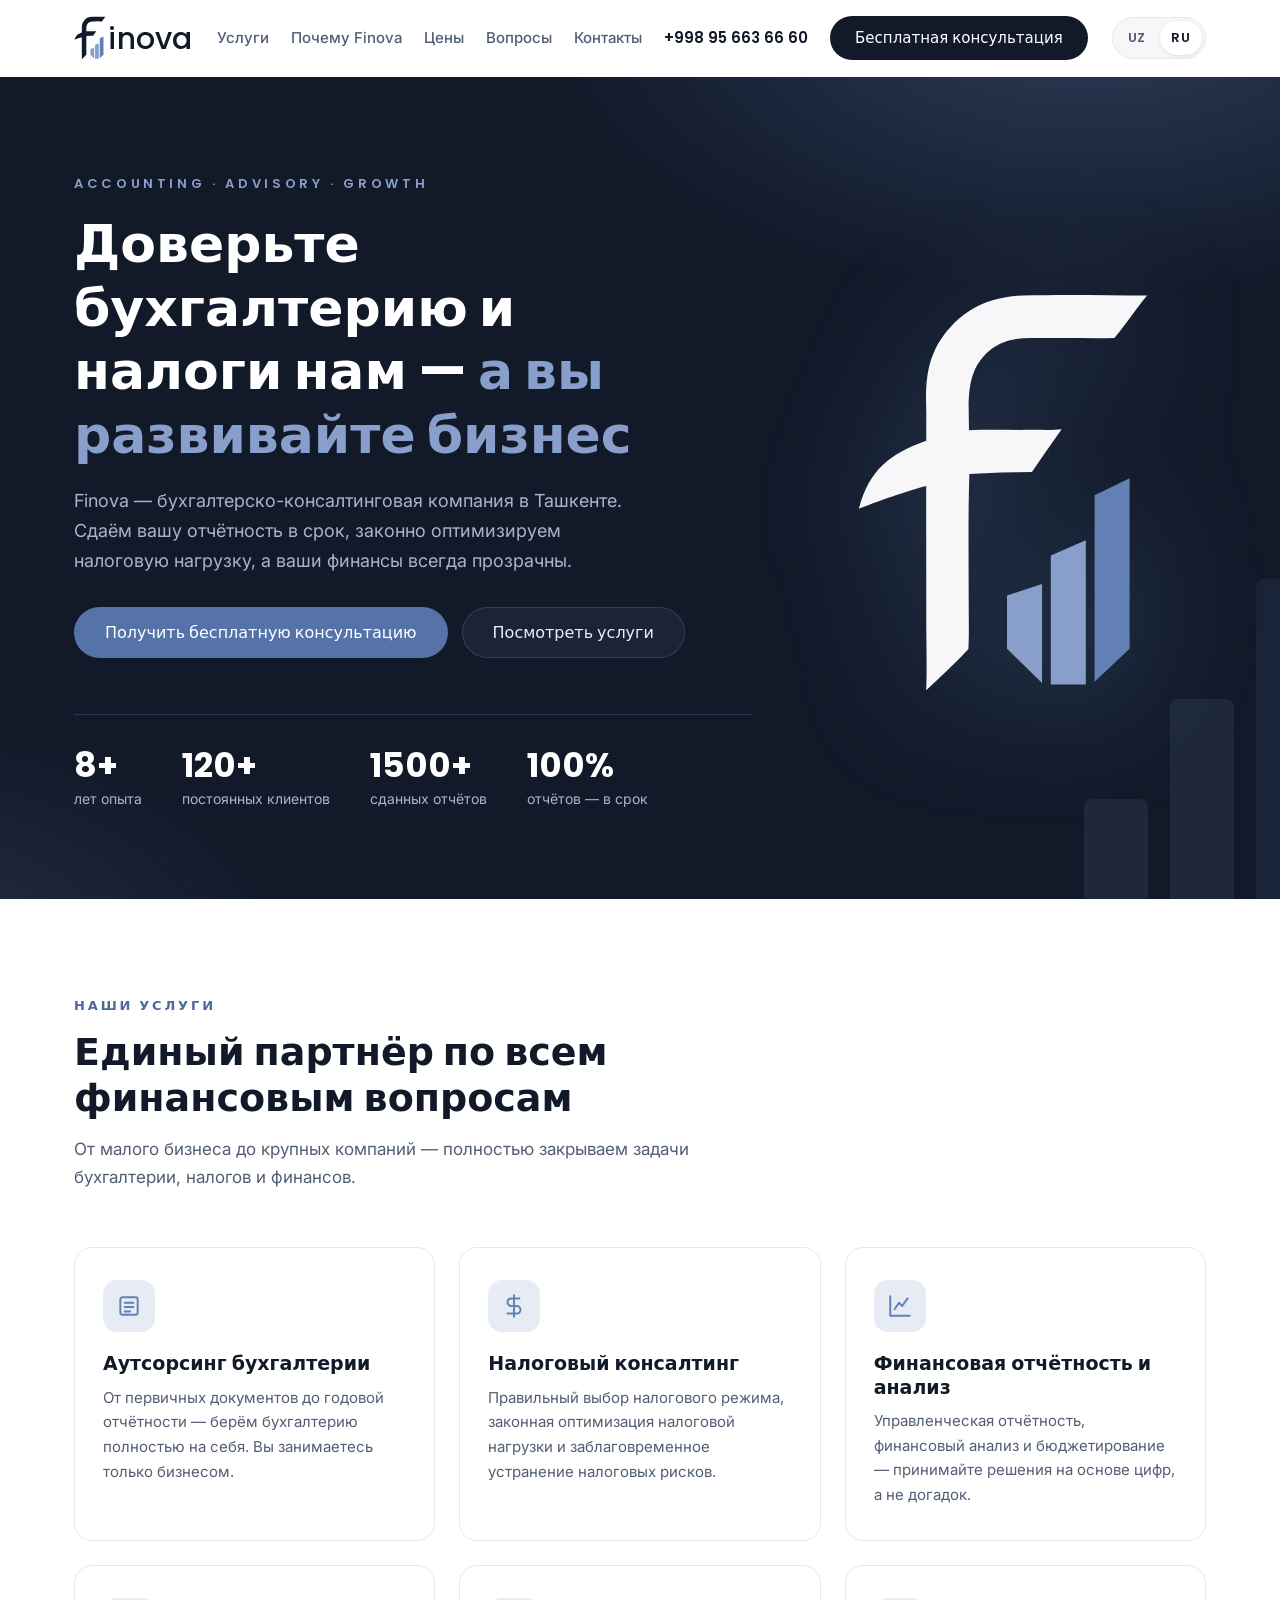
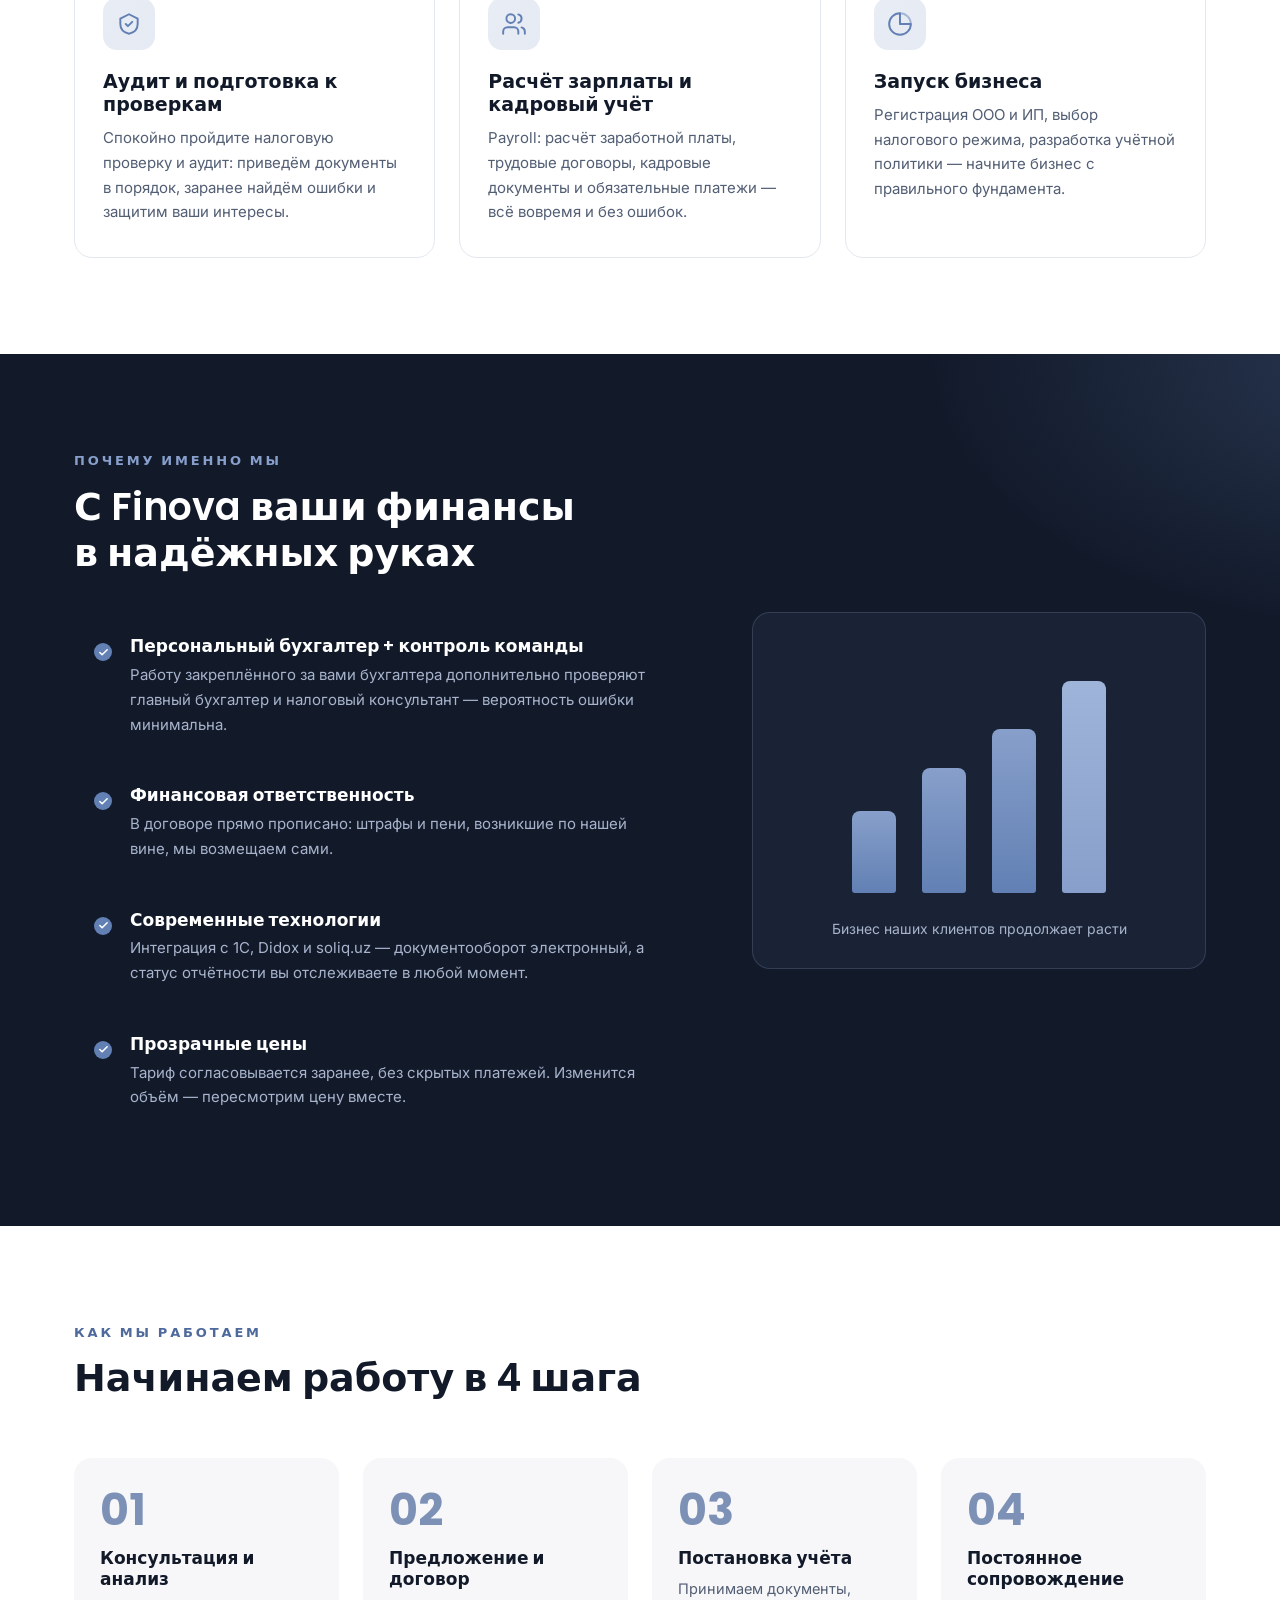
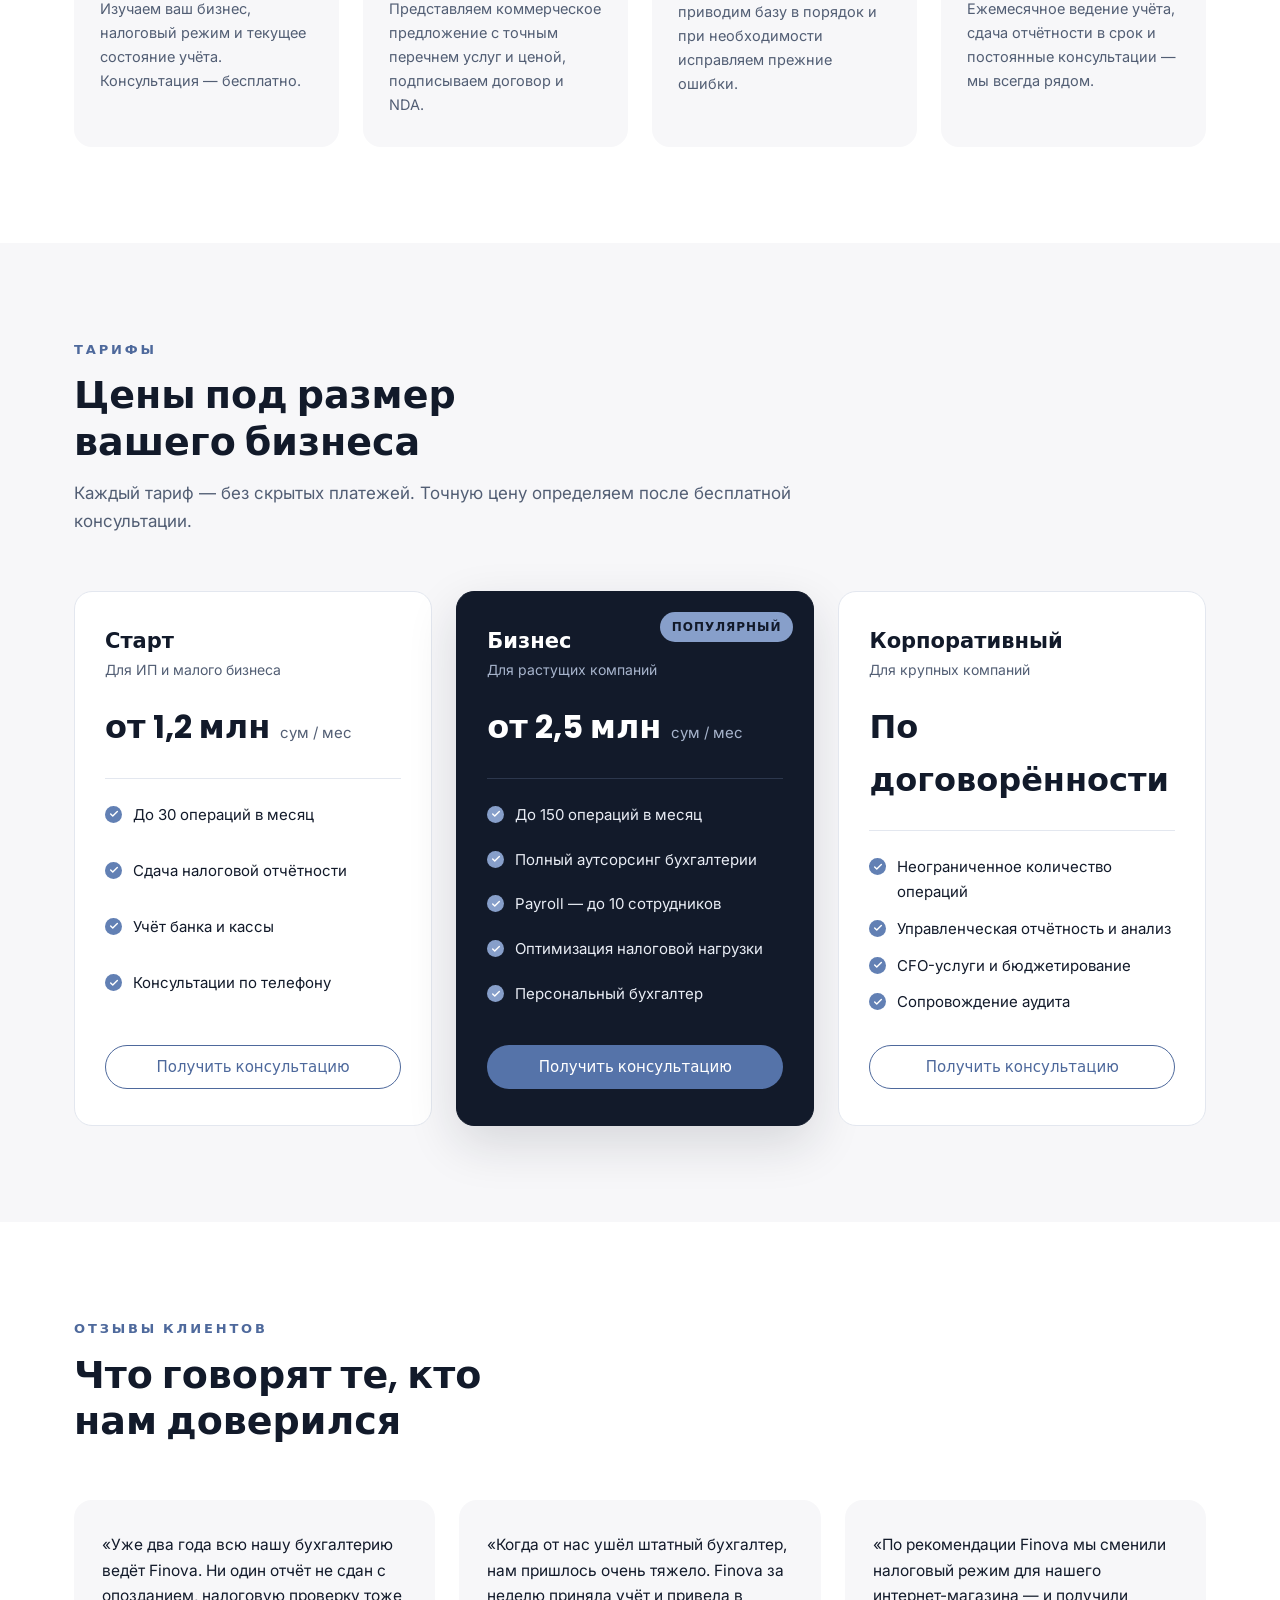
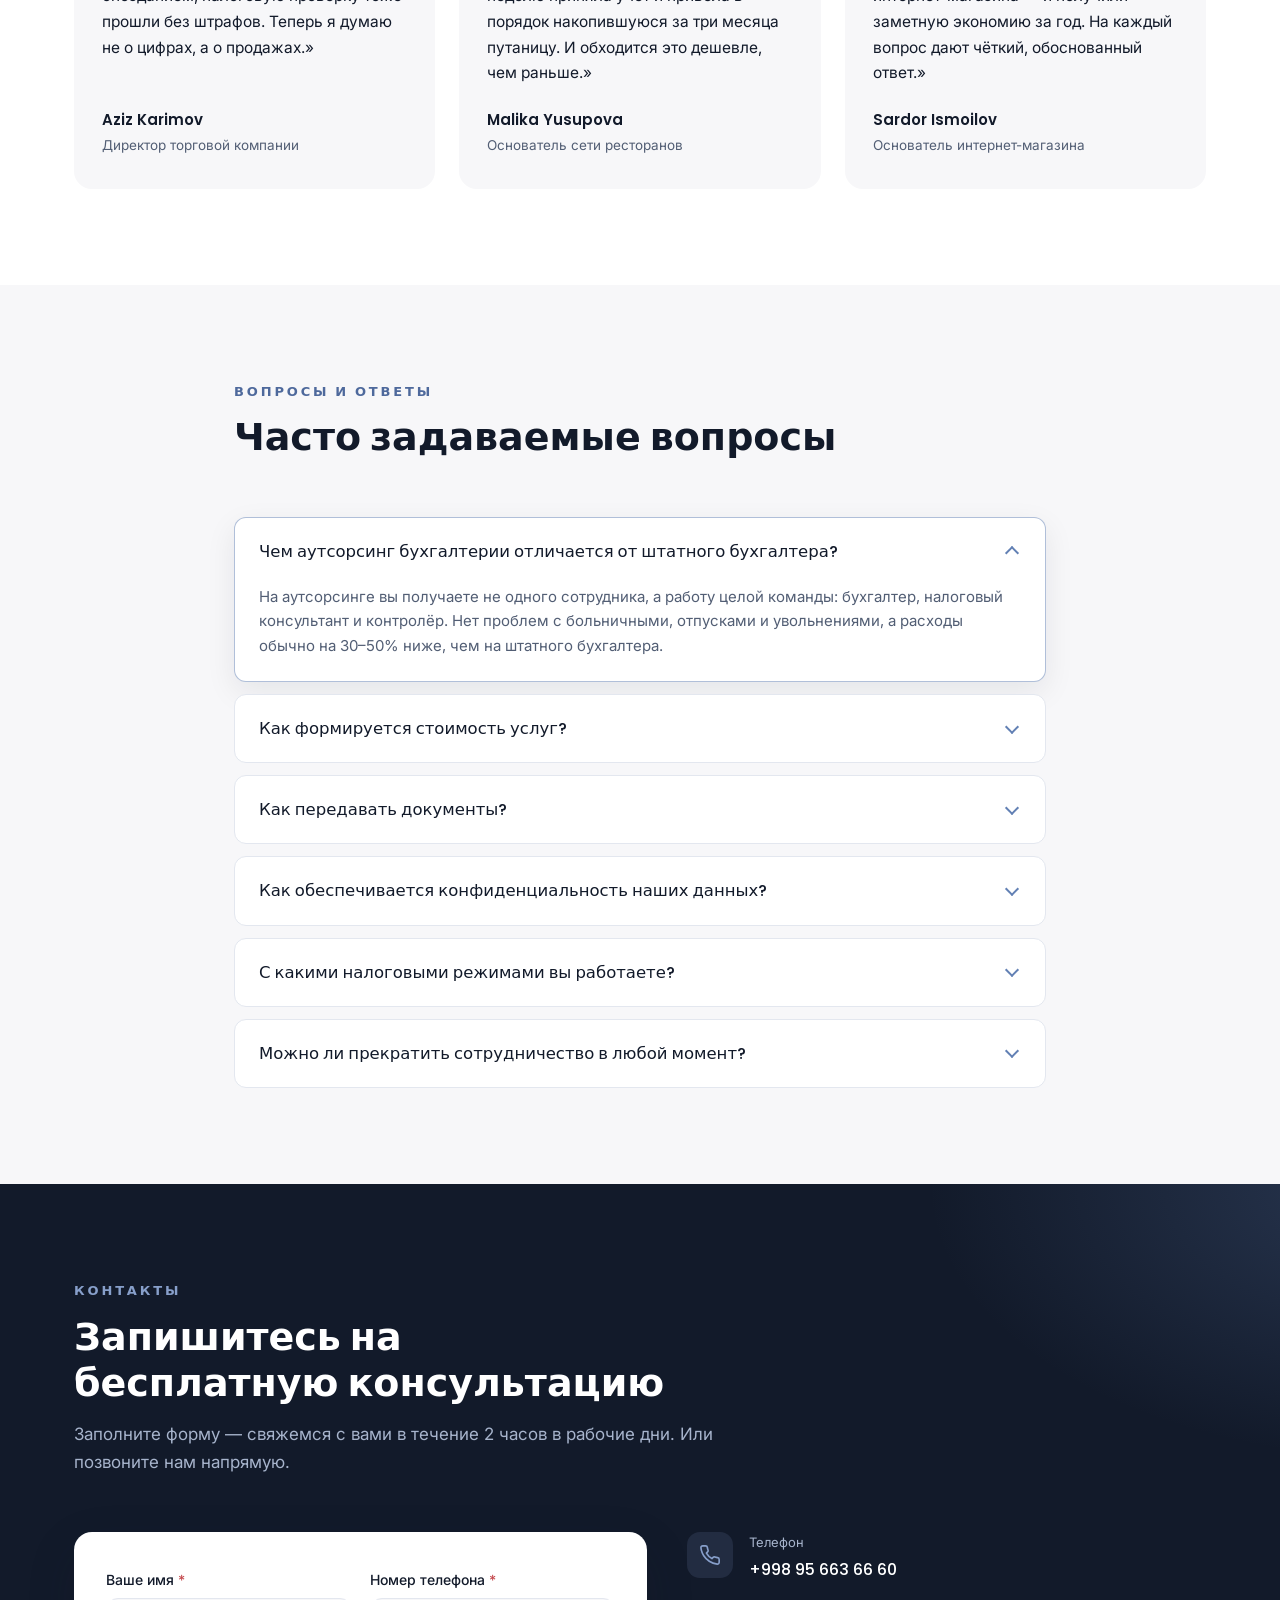
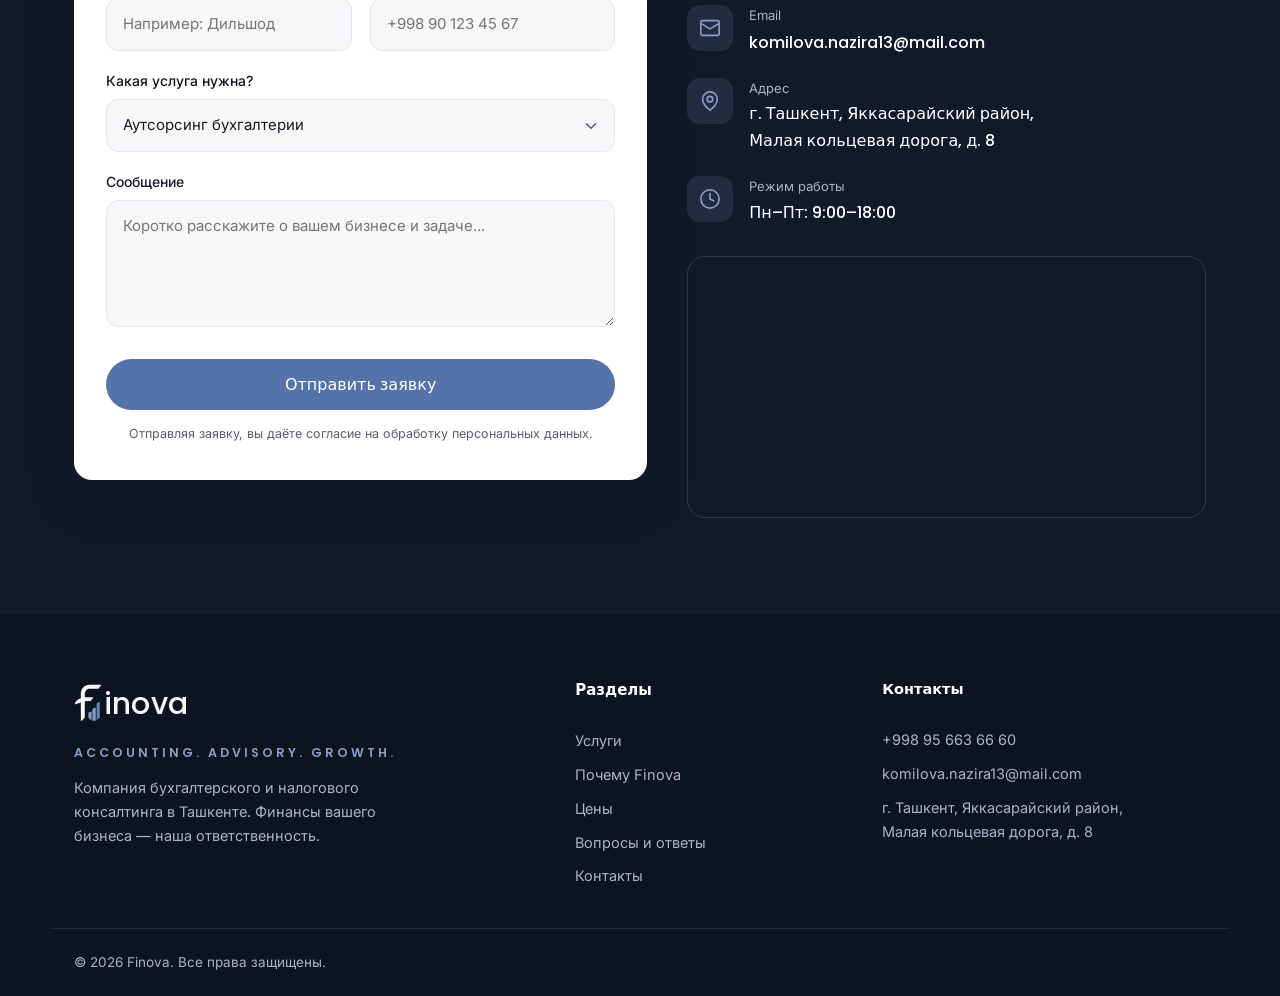
<file: ru/index.html>
<!DOCTYPE html>
<html lang="ru">
<head>
  <meta charset="UTF-8">
  <meta name="viewport" content="width=device-width, initial-scale=1.0">
  <script>document.documentElement.classList.add("js")</script>

  <title>Finova — бухгалтерский и налоговый консалтинг в Ташкенте</title>
  <meta name="description" content="Finova — аутсорсинг бухгалтерии и налоговый консалтинг в Ташкенте: ведение учёта, расчёт зарплаты, сдача отчётности. Бесплатная консультация: +998 95 663 66 60.">
  <meta name="keywords" content="бухгалтерские услуги Ташкент, аутсорсинг бухгалтерии, налоговый консалтинг Ташкент, бухгалтерское сопровождение, расчёт зарплаты, сдача отчётности, финансовая отчётность, налоговая консультация, аудит, Finova">
  <meta name="robots" content="index, follow">
  <meta name="author" content="Finova">

  <!-- Open Graph -->
  <meta property="og:type" content="website">
  <meta property="og:site_name" content="Finova">
  <meta property="og:title" content="Finova — бухгалтерский и налоговый консалтинг в Ташкенте">
  <meta property="og:description" content="Аутсорсинг бухгалтерии, налоговый консалтинг, финансовая отчётность и бизнес-консалтинг. Отчётность — в срок, налоговая нагрузка — под контролем, финансы — прозрачны.">
  <meta property="og:url" content="https://finovagroup.uz/ru/">
  <meta property="og:image" content="https://finovagroup.uz/assets/img/og-image.png">
  <meta property="og:image:width" content="1200">
  <meta property="og:image:height" content="630">
  <meta property="og:locale" content="ru_RU">

  <!-- Twitter -->
  <meta name="twitter:card" content="summary_large_image">
  <meta name="twitter:title" content="Finova — бухгалтерский и налоговый консалтинг в Ташкенте">
  <meta name="twitter:description" content="Аутсорсинг бухгалтерии, налоговый консалтинг, финансовая отчётность и бизнес-консалтинг в Ташкенте.">
  <meta name="twitter:image" content="https://finovagroup.uz/assets/img/og-image.png">
  <link rel="canonical" href="https://finovagroup.uz/ru/">

  <!-- Языковые версии (hreflang) -->
  <link rel="alternate" hreflang="uz" href="https://finovagroup.uz/">
  <link rel="alternate" hreflang="ru" href="https://finovagroup.uz/ru/">
  <link rel="alternate" hreflang="x-default" href="https://finovagroup.uz/">
  <meta property="og:locale:alternate" content="uz_UZ">

  <!-- Icons & manifest -->
  <link rel="icon" type="image/svg+xml" href="../assets/img/favicon.svg">
  <link rel="apple-touch-icon" href="../assets/img/apple-touch-icon.png">
  <link rel="manifest" href="site.webmanifest">
  <meta name="theme-color" content="#121A2A">

  <!-- Fonts -->
  <link rel="preconnect" href="https://fonts.googleapis.com">
  <link rel="preconnect" href="https://fonts.gstatic.com" crossorigin>
  <link href="https://fonts.googleapis.com/css2?family=Poppins:wght@500;600;700&family=Inter:wght@400;500;600&display=swap" rel="stylesheet">

  <link rel="stylesheet" href="../assets/css/styles.css">

<!-- Structured data: AccountingService -->
  <script type="application/ld+json">
  {
    "@context": "https://schema.org",
    "@type": "AccountingService",
    "name": "Finova",
    "slogan": "Accounting. Advisory. Growth.",
    "description": "Аутсорсинг бухгалтерии, налоговый консалтинг, финансовая отчётность, расчёт заработной платы (payroll) и бизнес-консалтинг в Ташкенте.",
    "inLanguage": "ru",
    "url": "https://finovagroup.uz/ru/",
    "logo": "https://finovagroup.uz/assets/img/logo-dark.svg",
    "image": "https://finovagroup.uz/assets/img/og-image.png",
    "telephone": "+998956636660",
    "email": "komilova.nazira13@mail.com",
    "priceRange": "$$",
    "areaServed": {
      "@type": "City",
      "name": "Ташкент"
    },
    "address": {
      "@type": "PostalAddress",
      "streetAddress": "Яккасарайский район, Малая кольцевая дорога, д. 8",
      "addressLocality": "Ташкент",
      "addressCountry": "UZ"
    },
    "openingHoursSpecification": {
      "@type": "OpeningHoursSpecification",
      "dayOfWeek": ["Monday", "Tuesday", "Wednesday", "Thursday", "Friday"],
      "opens": "09:00",
      "closes": "18:00"
    },
    "sameAs": []
  }
  </script>

  <!-- Structured data: FAQ -->
<script type="application/ld+json">
  {
    "@context": "https://schema.org",
    "@type": "FAQPage",
    "mainEntity": [
      {
        "@type": "Question",
        "name": "Чем аутсорсинг бухгалтерии отличается от штатного бухгалтера?",
        "acceptedAnswer": {
          "@type": "Answer",
          "text": "На аутсорсинге вы получаете не одного сотрудника, а работу целой команды: бухгалтер, налоговый консультант и контролёр. Нет проблем с больничными, отпусками и увольнениями, а расходы обычно на 30–50% ниже, чем на штатного бухгалтера."
        }
      },
      {
        "@type": "Question",
        "name": "Как формируется стоимость услуг?",
        "acceptedAnswer": {
          "@type": "Answer",
          "text": "Стоимость зависит от вида деятельности, количества операций в месяц, численности сотрудников и налогового режима. После первичной консультации представляем точное коммерческое предложение — без скрытых платежей."
        }
      },
      {
        "@type": "Question",
        "name": "Как передавать документы?",
        "acceptedAnswer": {
          "@type": "Answer",
          "text": "Удобным для вас способом: в электронном виде (Didox, E-IMZO, Telegram), курьером или лично в нашем офисе. Все документы хранятся в электронном архиве и предоставляются вам в любой момент."
        }
      },
      {
        "@type": "Question",
        "name": "Как обеспечивается конфиденциальность наших данных?",
        "acceptedAnswer": {
          "@type": "Answer",
          "text": "С каждым клиентом мы подписываем соглашение о конфиденциальности (NDA). Данные хранятся на защищённых серверах, доступ к ним есть только у сотрудников, закреплённых за вашим проектом."
        }
      },
      {
        "@type": "Question",
        "name": "С какими налоговыми режимами вы работаете?",
        "acceptedAnswer": {
          "@type": "Answer",
          "text": "Со всеми: налог с оборота, плательщики НДС, индивидуальные предприниматели и самозанятые. Помогаем и с выбором налогового режима, и с переходом с одного режима на другой."
        }
      },
      {
        "@type": "Question",
        "name": "Можно ли прекратить сотрудничество в любой момент?",
        "acceptedAnswer": {
          "@type": "Answer",
          "text": "Да. Договор заключается без долгосрочных обязательств — вы можете расторгнуть его в любой момент, предупредив за 30 дней. Все документы и базы мы полностью передаём вам."
        }
      }
    ]
  }
  </script>
</head>
<body>
  <a class="skip-link" href="#top">Перейти к основному содержанию</a>

  <!-- ============ HEADER ============ -->
  <header class="header" id="header">
    <div class="container header__inner">
      <a href="#top" class="logo" aria-label="Finova — главная страница">
        <img src="../assets/img/mark-dark.svg" alt="" width="34" height="46" class="logo__mark">
        <span class="logo__text">inova</span>
      </a>

      <nav class="nav" id="nav" aria-label="Основная навигация">
        <a href="#services" class="nav__link">Услуги</a>
        <a href="#why" class="nav__link">Почему Finova</a>
        <a href="#pricing" class="nav__link">Цены</a>
        <a href="#faq" class="nav__link">Вопросы</a>
        <a href="#contact" class="nav__link">Контакты</a>
        <a href="tel:+998956636660" class="nav__phone">+998 95 663 66 60</a>
        <a href="#contact" class="btn btn--primary nav__cta">Бесплатная консультация</a>
      </nav>

      <div class="header__actions">
        <div class="lang-switch" role="group" aria-label="Язык сайта">
          <a href="../" class="lang-switch__opt" hreflang="uz" lang="uz">UZ</a>
          <a href="./" class="lang-switch__opt is-active" hreflang="ru" lang="ru" aria-current="true">RU</a>
        </div>
        <button class="burger" id="burger" aria-label="Открыть меню" aria-expanded="false" aria-controls="nav">
        <span></span><span></span><span></span>
      </button>
      </div>
    </div>
  </header>

  <main id="top">
    <section class="hero">
      <div class="hero__bars" aria-hidden="true">
        <span></span><span></span><span></span>
      </div>
      <div class="container hero__inner">
        <div class="hero__content reveal">
          <p class="hero__tagline" lang="en">Accounting · Advisory · Growth</p>
          <h1 class="hero__title">Доверьте бухгалтерию и налоги нам — <span class="accent">а вы развивайте бизнес</span></h1>
          <p class="hero__subtitle">Finova — бухгалтерско-консалтинговая компания в Ташкенте. Сдаём вашу отчётность в срок, законно оптимизируем налоговую нагрузку, а ваши финансы всегда прозрачны.</p>
          <div class="hero__actions">
            <a href="#contact" class="btn btn--accent btn--lg">Получить бесплатную консультацию</a>
            <a href="#services" class="btn btn--ghost btn--lg">Посмотреть услуги</a>
          </div>
          <ul class="hero__stats" aria-label="Наши результаты">
            <li class="stat">
              <span class="stat__num" data-count="8" data-suffix="+">8+</span>
              <span class="stat__label">лет опыта</span>
            </li>
            <li class="stat">
              <span class="stat__num" data-count="120" data-suffix="+">120+</span>
              <span class="stat__label">постоянных клиентов</span>
            </li>
            <li class="stat">
              <span class="stat__num" data-count="1500" data-suffix="+">1500+</span>
              <span class="stat__label">сданных отчётов</span>
            </li>
            <li class="stat">
              <span class="stat__num" data-count="100" data-suffix="%">100%</span>
              <span class="stat__label">отчётов&nbsp;— в срок</span>
            </li>
          </ul>
        </div>
        <div class="hero__visual reveal" aria-hidden="true">
          <img src="../assets/img/mark-light.svg" alt="" class="hero__mark" width="320" height="436" fetchpriority="high">
        </div>
      </div>
    </section>

    <section class="section" id="services">
      <div class="container">
        <div class="section__head reveal">
          <p class="section__eyebrow">Наши услуги</p>
          <h2 class="section__title">Единый партнёр по всем финансовым вопросам</h2>
          <p class="section__lead">От малого бизнеса до крупных компаний — полностью закрываем задачи бухгалтерии, налогов и финансов.</p>
        </div>

        <div class="grid grid--3">
          <article class="card reveal">
            <div class="card__icon" aria-hidden="true">
              <svg viewBox="0 0 24 24" fill="none" stroke="currentColor" stroke-width="1.8" stroke-linecap="round" stroke-linejoin="round"><rect x="4" y="4" width="16" height="16" rx="2"/><path d="M8 9h8M8 13h8M8 17h5"/></svg>
            </div>
            <h3 class="card__title">Аутсорсинг бухгалтерии</h3>
            <p class="card__text">От первичных документов до годовой отчётности — берём бухгалтерию полностью на себя. Вы занимаетесь только бизнесом.</p>
          </article>

          <article class="card reveal">
            <div class="card__icon" aria-hidden="true">
              <svg viewBox="0 0 24 24" fill="none" stroke="currentColor" stroke-width="1.8" stroke-linecap="round" stroke-linejoin="round"><path d="M12 2v20M17 5H9.5a3.5 3.5 0 0 0 0 7h5a3.5 3.5 0 0 1 0 7H6"/></svg>
            </div>
            <h3 class="card__title">Налоговый консалтинг</h3>
            <p class="card__text">Правильный выбор налогового режима, законная оптимизация налоговой нагрузки и заблаговременное устранение налоговых рисков.</p>
          </article>

          <article class="card reveal">
            <div class="card__icon" aria-hidden="true">
              <svg viewBox="0 0 24 24" fill="none" stroke="currentColor" stroke-width="1.8" stroke-linecap="round" stroke-linejoin="round"><path d="M3 3v18h18"/><path d="M7 15l4-6 3 3 5-7"/></svg>
            </div>
            <h3 class="card__title">Финансовая отчётность и анализ</h3>
            <p class="card__text">Управленческая отчётность, финансовый анализ и бюджетирование — принимайте решения на основе цифр, а не догадок.</p>
          </article>

          <article class="card reveal">
            <div class="card__icon" aria-hidden="true">
              <svg viewBox="0 0 24 24" fill="none" stroke="currentColor" stroke-width="1.8" stroke-linecap="round" stroke-linejoin="round"><path d="M12 3l8 4v5c0 5-3.5 8-8 9-4.5-1-8-4-8-9V7z"/><path d="M9 12l2 2 4-4"/></svg>
            </div>
            <h3 class="card__title">Аудит и подготовка к проверкам</h3>
            <p class="card__text">Спокойно пройдите налоговую проверку и аудит: приведём документы в порядок, заранее найдём ошибки и защитим ваши интересы.</p>
          </article>

          <article class="card reveal">
            <div class="card__icon" aria-hidden="true">
              <svg viewBox="0 0 24 24" fill="none" stroke="currentColor" stroke-width="1.8" stroke-linecap="round" stroke-linejoin="round"><path d="M16 21v-2a4 4 0 0 0-4-4H6a4 4 0 0 0-4 4v2"/><circle cx="9" cy="7" r="4"/><path d="M22 21v-2a4 4 0 0 0-3-3.87M16 3.13a4 4 0 0 1 0 7.75"/></svg>
            </div>
            <h3 class="card__title">Расчёт зарплаты и кадровый учёт</h3>
            <p class="card__text">Payroll: расчёт заработной платы, трудовые договоры, кадровые документы и обязательные платежи — всё вовремя и без ошибок.</p>
          </article>

          <article class="card reveal">
            <div class="card__icon" aria-hidden="true">
              <svg viewBox="0 0 24 24" fill="none" stroke="currentColor" stroke-width="1.8" stroke-linecap="round" stroke-linejoin="round"><path d="M12 2a10 10 0 1 0 10 10H12z"/><path d="M12 2v10h10A10 10 0 0 0 12 2z" opacity=".5"/></svg>
            </div>
            <h3 class="card__title">Запуск бизнеса</h3>
            <p class="card__text">Регистрация ООО и ИП, выбор налогового режима, разработка учётной политики — начните бизнес с правильного фундамента.</p>
          </article>
        </div>
      </div>
    </section>

    <!-- ============ WHY FINOVA ============ -->
    <section class="section section--dark" id="why">
      <div class="container why__inner">
        <div class="why__content reveal">
          <p class="section__eyebrow section__eyebrow--light">Почему именно мы</p>
          <h2 class="section__title">С Finova ваши финансы в надёжных руках</h2>
          <ul class="why__list">
            <li class="why__item">
              <h3 class="why__item-title">Персональный бухгалтер + контроль команды</h3>
              <p class="why__item-text">Работу закреплённого за вами бухгалтера дополнительно проверяют главный бухгалтер и налоговый консультант — вероятность ошибки минимальна.</p>
            </li>
            <li class="why__item">
              <h3 class="why__item-title">Финансовая ответственность</h3>
              <p class="why__item-text">В договоре прямо прописано: штрафы и пени, возникшие по нашей вине, мы возмещаем сами.</p>
            </li>
            <li class="why__item">
              <h3 class="why__item-title">Современные технологии</h3>
              <p class="why__item-text">Интеграция с 1С, Didox и soliq.uz — документооборот электронный, а статус отчётности вы отслеживаете в любой момент.</p>
            </li>
            <li class="why__item">
              <h3 class="why__item-title">Прозрачные цены</h3>
              <p class="why__item-text">Тариф согласовывается заранее, без скрытых платежей. Изменится объём — пересмотрим цену вместе.</p>
            </li>
          </ul>
        </div>
        <div class="why__visual reveal" aria-hidden="true">
          <div class="why__chart">
            <div class="why__chart-bars">
              <span style="--h: 34%"></span>
              <span style="--h: 52%"></span>
              <span style="--h: 68%"></span>
              <span style="--h: 88%"></span>
            </div>
            <p class="why__chart-caption">Бизнес наших клиентов продолжает расти</p>
          </div>
        </div>
      </div>
    </section>

    <section class="section" id="process">
      <div class="container">
        <div class="section__head reveal">
          <p class="section__eyebrow">Как мы работаем</p>
          <h2 class="section__title">Начинаем работу в 4 шага</h2>
        </div>
        <ol class="steps">
          <li class="step reveal">
            <span class="step__num">01</span>
            <h3 class="step__title">Консультация и анализ</h3>
            <p class="step__text">Изучаем ваш бизнес, налоговый режим и текущее состояние учёта. Консультация — бесплатно.</p>
          </li>
          <li class="step reveal">
            <span class="step__num">02</span>
            <h3 class="step__title">Предложение и договор</h3>
            <p class="step__text">Представляем коммерческое предложение с точным перечнем услуг и ценой, подписываем договор и NDA.</p>
          </li>
          <li class="step reveal">
            <span class="step__num">03</span>
            <h3 class="step__title">Постановка учёта</h3>
            <p class="step__text">Принимаем документы, приводим базу в порядок и при необходимости исправляем прежние ошибки.</p>
          </li>
          <li class="step reveal">
            <span class="step__num">04</span>
            <h3 class="step__title">Постоянное сопровождение</h3>
            <p class="step__text">Ежемесячное ведение учёта, сдача отчётности в срок и постоянные консультации — мы всегда рядом.</p>
          </li>
        </ol>
      </div>
    </section>

    <section class="section section--tint" id="pricing">
      <div class="container">
        <div class="section__head reveal">
          <p class="section__eyebrow">Тарифы</p>
          <h2 class="section__title">Цены под размер вашего бизнеса</h2>
          <p class="section__lead">Каждый тариф — без скрытых платежей. Точную цену определяем после бесплатной консультации.</p>
        </div>

        <div class="grid grid--3 pricing__grid">
          <article class="price-card reveal">
            <h3 class="price-card__name">Старт</h3>
            <p class="price-card__for">Для ИП и малого бизнеса</p>
            <p class="price-card__price"><span>от&nbsp;1,2&nbsp;млн</span>&nbsp;сум / мес</p>
            <ul class="price-card__list">
              <li>До 30 операций в месяц</li>
              <li>Сдача налоговой отчётности</li>
              <li>Учёт банка и кассы</li>
              <li>Консультации по телефону</li>
            </ul>
            <a href="#contact" class="btn btn--outline price-card__btn">Получить консультацию</a>
          </article>

          <article class="price-card price-card--featured reveal">
            <p class="price-card__badge">Популярный</p>
            <h3 class="price-card__name">Бизнес</h3>
            <p class="price-card__for">Для растущих компаний</p>
            <p class="price-card__price"><span>от&nbsp;2,5&nbsp;млн</span>&nbsp;сум / мес</p>
            <ul class="price-card__list">
              <li>До 150 операций в месяц</li>
              <li>Полный аутсорсинг бухгалтерии</li>
              <li>Payroll — до 10 сотрудников</li>
              <li>Оптимизация налоговой нагрузки</li>
              <li>Персональный бухгалтер</li>
            </ul>
            <a href="#contact" class="btn btn--accent price-card__btn">Получить консультацию</a>
          </article>

          <article class="price-card reveal">
            <h3 class="price-card__name">Корпоративный</h3>
            <p class="price-card__for">Для крупных компаний</p>
            <p class="price-card__price"><span>По договорённости</span></p>
            <ul class="price-card__list">
              <li>Неограниченное количество операций</li>
              <li>Управленческая отчётность и анализ</li>
              <li>CFO-услуги и бюджетирование</li>
              <li>Сопровождение аудита</li>
            </ul>
            <a href="#contact" class="btn btn--outline price-card__btn">Получить консультацию</a>
          </article>
        </div>
      </div>
    </section>

    <!-- ============ TESTIMONIALS ============ -->
    <section class="section" id="testimonials">
      <div class="container">
        <div class="section__head reveal">
          <p class="section__eyebrow">Отзывы клиентов</p>
          <h2 class="section__title">Что говорят те, кто нам доверился</h2>
        </div>
        <div class="grid grid--3">
          <figure class="quote reveal">
            <blockquote class="quote__text">«Уже два года всю нашу бухгалтерию ведёт Finova. Ни один отчёт не сдан с опозданием, налоговую проверку тоже прошли без штрафов. Теперь я думаю не о цифрах, а о продажах.»</blockquote>
            <figcaption class="quote__author">
              <span class="quote__name">Aziz Karimov</span>
              <span class="quote__role">Директор торговой компании</span>
            </figcaption>
          </figure>
          <figure class="quote reveal">
            <blockquote class="quote__text">«Когда от нас ушёл штатный бухгалтер, нам пришлось очень тяжело. Finova за неделю приняла учёт и привела в порядок накопившуюся за три месяца путаницу. И обходится это дешевле, чем раньше.»</blockquote>
            <figcaption class="quote__author">
              <span class="quote__name">Malika Yusupova</span>
              <span class="quote__role">Основатель сети ресторанов</span>
            </figcaption>
          </figure>
          <figure class="quote reveal">
            <blockquote class="quote__text">«По рекомендации Finova мы сменили налоговый режим для нашего интернет-магазина — и получили заметную экономию за год. На каждый вопрос дают чёткий, обоснованный ответ.»</blockquote>
            <figcaption class="quote__author">
              <span class="quote__name">Sardor Ismoilov</span>
              <span class="quote__role">Основатель интернет-магазина</span>
            </figcaption>
          </figure>
        </div>
      </div>
    </section>

    <section class="section section--tint" id="faq">
      <div class="container container--narrow">
        <div class="section__head reveal">
          <p class="section__eyebrow">Вопросы и ответы</p>
          <h2 class="section__title">Часто задаваемые вопросы</h2>
        </div>

        <div class="faq reveal">
          <details class="faq__item" open>
            <summary class="faq__q">Чем аутсорсинг бухгалтерии отличается от штатного бухгалтера?</summary>
            <p class="faq__a">На аутсорсинге вы получаете не одного сотрудника, а работу целой команды: бухгалтер, налоговый консультант и контролёр. Нет проблем с больничными, отпусками и увольнениями, а расходы обычно на 30–50% ниже, чем на штатного бухгалтера.</p>
          </details>
          <details class="faq__item">
            <summary class="faq__q">Как формируется стоимость услуг?</summary>
            <p class="faq__a">Стоимость зависит от вида деятельности, количества операций в месяц, численности сотрудников и налогового режима. После первичной консультации представляем точное коммерческое предложение — без скрытых платежей.</p>
          </details>
          <details class="faq__item">
            <summary class="faq__q">Как передавать документы?</summary>
            <p class="faq__a">Удобным для вас способом: в электронном виде (Didox, E-IMZO, Telegram), курьером или лично в нашем офисе. Все документы хранятся в электронном архиве и предоставляются вам в любой момент.</p>
          </details>
          <details class="faq__item">
            <summary class="faq__q">Как обеспечивается конфиденциальность наших данных?</summary>
            <p class="faq__a">С каждым клиентом мы подписываем соглашение о конфиденциальности (NDA). Данные хранятся на защищённых серверах, доступ к ним есть только у сотрудников, закреплённых за вашим проектом.</p>
          </details>
          <details class="faq__item">
            <summary class="faq__q">С какими налоговыми режимами вы работаете?</summary>
            <p class="faq__a">Со всеми: налог с оборота, плательщики НДС, индивидуальные предприниматели и самозанятые. Помогаем и с выбором налогового режима, и с переходом с одного режима на другой.</p>
          </details>
          <details class="faq__item">
            <summary class="faq__q">Можно ли прекратить сотрудничество в любой момент?</summary>
            <p class="faq__a">Да. Договор заключается без долгосрочных обязательств — вы можете расторгнуть его в любой момент, предупредив за 30 дней. Все документы и базы мы полностью передаём вам.</p>
          </details>
        </div>
      </div>
    </section>

    <section class="section section--dark" id="contact">
      <div class="container">
        <div class="section__head reveal">
          <p class="section__eyebrow section__eyebrow--light">Контакты</p>
          <h2 class="section__title">Запишитесь на бесплатную консультацию</h2>
          <p class="section__lead section__lead--light">Заполните форму — свяжемся с вами в течение 2 часов в рабочие дни. Или позвоните нам напрямую.</p>
        </div>

        <div class="contact__grid">
          <form class="form reveal" id="contact-form" novalidate>
            <div class="form__row">
              <div class="form__field">
                <label class="form__label" for="f-name">Ваше имя <span aria-hidden="true">*</span></label>
                <input class="form__input" type="text" id="f-name" name="name" placeholder="Например: Дильшод" autocomplete="name" aria-describedby="f-name-error" required>
                <p class="form__error" id="f-name-error" role="alert" hidden>Пожалуйста, укажите ваше имя</p>
              </div>
              <div class="form__field">
                <label class="form__label" for="f-phone">Номер телефона <span aria-hidden="true">*</span></label>
                <input class="form__input" type="tel" id="f-phone" name="phone" placeholder="+998 90 123 45 67" autocomplete="tel" aria-describedby="f-phone-error" required>
                <p class="form__error" id="f-phone-error" role="alert" hidden>Пожалуйста, укажите корректный номер телефона</p>
              </div>
            </div>
            <div class="form__field">
              <label class="form__label" for="f-service">Какая услуга нужна?</label>
              <select class="form__input form__select" id="f-service" name="service">
                <option value="Аутсорсинг бухгалтерии">Аутсорсинг бухгалтерии</option>
                <option value="Налоговый консалтинг">Налоговый консалтинг</option>
                <option value="Финансовая отчётность и анализ">Финансовая отчётность и анализ</option>
                <option value="Аудит и подготовка к проверкам">Аудит и подготовка к проверкам</option>
                <option value="Расчёт зарплаты и кадровый учёт">Расчёт зарплаты и кадровый учёт</option>
                <option value="Запуск бизнеса">Запуск бизнеса</option>
                <option value="Другое">Другое</option>
              </select>
            </div>
            <div class="form__field">
              <label class="form__label" for="f-message">Сообщение</label>
              <textarea class="form__input form__textarea" id="f-message" name="message" rows="4" placeholder="Коротко расскажите о вашем бизнесе и задаче..."></textarea>
            </div>
            <div class="form__hp" aria-hidden="true" style="position:absolute;left:-9999px;width:1px;height:1px;overflow:hidden;">
              <label for="f-company">Компания (не заполняйте)</label>
              <input type="text" id="f-company" name="company" tabindex="-1" autocomplete="off">
            </div>
            <button type="submit" class="btn btn--accent btn--lg form__submit">Отправить заявку</button>
            <p class="form__note">Отправляя заявку, вы даёте согласие на обработку персональных данных.</p>
            <p class="form__success" id="form-status" role="status" aria-live="polite" hidden></p>
          </form>

          <div class="contact__info reveal">
            <ul class="contact__list">
              <li class="contact__item">
                <span class="contact__icon" aria-hidden="true">
                  <svg viewBox="0 0 24 24" fill="none" stroke="currentColor" stroke-width="1.8" stroke-linecap="round" stroke-linejoin="round"><path d="M22 16.92v3a2 2 0 0 1-2.18 2 19.79 19.79 0 0 1-8.63-3.07 19.5 19.5 0 0 1-6-6 19.79 19.79 0 0 1-3.07-8.67A2 2 0 0 1 4.11 2h3a2 2 0 0 1 2 1.72c.13.96.36 1.9.7 2.81a2 2 0 0 1-.45 2.11L8.09 9.91a16 16 0 0 0 6 6l1.27-1.27a2 2 0 0 1 2.11-.45c.91.34 1.85.57 2.81.7A2 2 0 0 1 22 16.92z"/></svg>
                </span>
                <div>
                  <p class="contact__label">Телефон</p>
                  <a class="contact__value" href="tel:+998956636660">+998 95 663 66 60</a>
                </div>
              </li>
              <li class="contact__item">
                <span class="contact__icon" aria-hidden="true">
                  <svg viewBox="0 0 24 24" fill="none" stroke="currentColor" stroke-width="1.8" stroke-linecap="round" stroke-linejoin="round"><rect x="2" y="4" width="20" height="16" rx="2"/><path d="m22 7-10 6L2 7"/></svg>
                </span>
                <div>
                  <p class="contact__label">Email</p>
                  <a class="contact__value" href="mailto:komilova.nazira13@mail.com">komilova.nazira13@mail.com</a>
                </div>
              </li>
              <li class="contact__item">
                <span class="contact__icon" aria-hidden="true">
                  <svg viewBox="0 0 24 24" fill="none" stroke="currentColor" stroke-width="1.8" stroke-linecap="round" stroke-linejoin="round"><path d="M20 10c0 6-8 12-8 12s-8-6-8-12a8 8 0 0 1 16 0z"/><circle cx="12" cy="10" r="3"/></svg>
                </span>
                <div>
                  <p class="contact__label">Адрес</p>
                  <p class="contact__value">г.&nbsp;Ташкент, Яккасарайский район,<br>Малая кольцевая дорога, д.&nbsp;8</p>
                </div>
              </li>
              <li class="contact__item">
                <span class="contact__icon" aria-hidden="true">
                  <svg viewBox="0 0 24 24" fill="none" stroke="currentColor" stroke-width="1.8" stroke-linecap="round" stroke-linejoin="round"><circle cx="12" cy="12" r="10"/><path d="M12 6v6l4 2"/></svg>
                </span>
                <div>
                  <p class="contact__label">Режим работы</p>
                  <p class="contact__value">Пн–Пт: 9:00–18:00</p>
                </div>
              </li>
            </ul>

            <div class="contact__map">
              <iframe
                src="https://www.google.com/maps?q=Toshkent%20Yakkasaroy%20tumani%20Kichik%20halqa%20yo%27li%208&output=embed&hl=ru"
                title="Офис Finova на карте: Ташкент, Яккасарайский район, Малая кольцевая дорога, 8"
                loading="lazy"
                referrerpolicy="no-referrer-when-downgrade"
                allowfullscreen></iframe>
            </div>
          </div>
        </div>
      </div>
    </section>
  </main>

  <!-- ============ FOOTER ============ -->
  <footer class="footer">
    <div class="container footer__inner">
      <div class="footer__brand">
        <a href="#top" class="logo logo--footer" aria-label="Finova — главная страница">
          <img src="../assets/img/mark-light.svg" alt="" width="30" height="41" class="logo__mark">
          <span class="logo__text">inova</span>
        </a>
        <p class="footer__tagline" lang="en">Accounting. Advisory. Growth.</p>
        <p class="footer__desc">Компания бухгалтерского и налогового консалтинга в Ташкенте. Финансы вашего бизнеса — наша ответственность.</p>
      </div>
      <nav class="footer__nav" aria-label="Навигация в подвале">
        <p class="footer__heading">Разделы</p>
        <a href="#services">Услуги</a>
        <a href="#why">Почему Finova</a>
        <a href="#pricing">Цены</a>
        <a href="#faq">Вопросы и ответы</a>
        <a href="#contact">Контакты</a>
      </nav>
      <div class="footer__contacts">
        <p class="footer__heading">Контакты</p>
        <a href="tel:+998956636660">+998 95 663 66 60</a>
        <a href="mailto:komilova.nazira13@mail.com">komilova.nazira13@mail.com</a>
        <p>г.&nbsp;Ташкент, Яккасарайский район,<br>Малая кольцевая дорога, д.&nbsp;8</p>
      </div>
    </div>
    <div class="container footer__bottom">
      <p>© <span id="year">2026</span> Finova. Все права защищены.</p>
    </div>
  </footer>

  <a href="#top" class="to-top" id="to-top" aria-label="Наверх" hidden>
    <svg viewBox="0 0 24 24" fill="none" stroke="currentColor" stroke-width="2" stroke-linecap="round" stroke-linejoin="round"><path d="M12 19V5M5 12l7-7 7 7"/></svg>
  </a>

  <script src="../assets/js/main.js" defer></script>
</body>
</html>
</file>
<file: assets/css/styles.css>
/* ============================================================
   FINOVA — Design system
   Ranglar logotipdan olingan:
   navy  #121A2A  (asosiy matn / tungi fon)
   blue  #6280B4  (asosiy aksent)
   sky   #879FCA  (yordamchi aksent)
   snow  #F7F7F9  (och fon)
   ============================================================ */

:root {
  --navy: #121A2A;
  --navy-800: #1A2438;
  --navy-700: #232F4A;
  --blue: #6280B4;          /* dekorativ elementlar uchun */
  --blue-btn: #5573A9;      /* oq matnli tugma foni — kontrast 4.76:1 */
  --blue-text: #4E699C;     /* och fonlardagi ko'k matn — snow fonda ham >=4.5:1 */
  --sky: #879FCA;
  --snow: #F7F7F9;
  --white: #FFFFFF;

  --text: #121A2A;
  --text-muted: #525E74;
  --text-on-dark: #E9EDF5;
  --text-muted-on-dark: #A7B4CC;

  --line: #E3E7EF;
  --line-on-dark: rgba(135, 159, 202, 0.22);

  --radius: 18px;
  --radius-sm: 12px;
  --shadow: 0 10px 30px rgba(18, 26, 42, 0.08);
  --shadow-lg: 0 18px 50px rgba(18, 26, 42, 0.14);

  --font-head: "Poppins", "Segoe UI", system-ui, sans-serif;
  --font-body: "Inter", "Segoe UI", system-ui, sans-serif;

  --container: 1180px;
  --header-h: 76px;
}

/* ---------- Reset ---------- */
*, *::before, *::after { box-sizing: border-box; }
* { margin: 0; }
html { scroll-behavior: smooth; }
body {
  font-family: var(--font-body);
  font-size: 16px;
  line-height: 1.65;
  color: var(--text);
  background: var(--white);
  -webkit-font-smoothing: antialiased;
}
img, svg, iframe { display: block; max-width: 100%; }
a { color: inherit; text-decoration: none; }
ul, ol { padding: 0; list-style: none; }
button { font: inherit; cursor: pointer; background: none; border: 0; }
h1, h2, h3 { font-family: var(--font-head); line-height: 1.22; font-weight: 600; }

:focus-visible {
  outline: 3px solid var(--blue);
  outline-offset: 2px;
  border-radius: 4px;
}

@media (prefers-reduced-motion: reduce) {
  html { scroll-behavior: auto; }
  *, *::before, *::after { animation: none !important; transition: none !important; }
}

.container {
  max-width: var(--container);
  margin-inline: auto;
  padding-inline: 24px;
}
.container--narrow { max-width: 860px; }

.skip-link {
  position: absolute;
  top: -60px;
  left: 16px;
  z-index: 200;
  padding: 10px 18px;
  background: var(--navy);
  color: var(--white);
  border-radius: 0 0 10px 10px;
  transition: top 0.2s;
}
.skip-link:focus { top: 0; }

/* ---------- Buttons ---------- */
.btn {
  display: inline-flex;
  align-items: center;
  justify-content: center;
  gap: 8px;
  padding: 12px 24px;
  border-radius: 999px;
  font-family: var(--font-head);
  font-weight: 500;
  font-size: 15px;
  line-height: 1.2;
  transition: transform 0.18s ease, box-shadow 0.18s ease, background 0.18s ease, color 0.18s ease;
  border: 1.5px solid transparent;
}
.btn:hover { transform: translateY(-2px); }
.btn:active { transform: translateY(0); }
.btn--lg { padding: 15px 30px; font-size: 16px; }

.btn--primary {
  background: var(--navy);
  color: var(--white);
}
.btn--primary:hover { box-shadow: 0 10px 24px rgba(18, 26, 42, 0.28); }

.btn--accent {
  background: var(--blue-btn);
  color: var(--white);
}
.btn--accent:hover { background: #47619B; box-shadow: 0 10px 24px rgba(98, 128, 180, 0.4); }

.btn--ghost {
  border-color: var(--line-on-dark);
  color: var(--text-on-dark);
  background: rgba(135, 159, 202, 0.08);
}
.btn--ghost:hover { background: rgba(135, 159, 202, 0.16); border-color: var(--sky); }

.btn--outline {
  border-color: var(--blue-text);
  color: var(--blue-text);
  background: transparent;
}
.btn--outline:hover { background: var(--blue-btn); border-color: var(--blue-btn); color: var(--white); }

/* ---------- Header ---------- */
.header {
  position: sticky;
  top: 0;
  z-index: 100;
  background: rgba(255, 255, 255, 0.92);
  backdrop-filter: blur(12px);
  -webkit-backdrop-filter: blur(12px);
  border-bottom: 1px solid transparent;
  transition: border-color 0.25s, box-shadow 0.25s;
}
.header.is-scrolled {
  border-bottom-color: var(--line);
  box-shadow: 0 6px 24px rgba(18, 26, 42, 0.06);
}
.header__inner {
  height: var(--header-h);
  display: flex;
  align-items: center;
  justify-content: space-between;
  gap: 24px;
}

/* ---------- Logo ---------- */
.logo {
  display: inline-flex;
  align-items: center;
  gap: 2px;
  flex-shrink: 0;
}
.logo__mark { height: 44px; width: auto; }
.logo__text {
  font-family: var(--font-head);
  font-weight: 500;
  font-size: 30px;
  letter-spacing: 0.01em;
  color: var(--navy);
  transform: translateY(2px);
}
.logo--footer .logo__text { color: var(--snow); }

/* ---------- Nav ---------- */
.nav {
  display: flex;
  align-items: center;
  gap: 22px;
}
/* nowrap: rus tilidagi yorliqlar uzunroq — ular ikki qatorga bo'linib ketmasligi kerak */
.nav__link, .nav__cta {
  white-space: nowrap;
}
.nav__link {
  font-weight: 500;
  font-size: 15px;
  color: var(--text-muted);
  transition: color 0.18s;
}
.nav__link:hover { color: var(--navy); }
.nav__phone {
  font-family: var(--font-head);
  font-weight: 600;
  font-size: 15px;
  color: var(--navy);
  white-space: nowrap;
}
.nav__phone:hover { color: var(--blue); }

/* ---------- Til almashtirgich (UZ / RU) ---------- */
.header__actions {
  display: flex;
  align-items: center;
  gap: 10px;
  flex-shrink: 0;
}
.lang-switch {
  display: inline-flex;
  align-items: center;
  gap: 2px;
  padding: 3px;
  border: 1px solid var(--line);
  border-radius: 999px;
  background: var(--snow);
}
.lang-switch__opt {
  min-width: 42px;
  padding: 6px 10px;
  border-radius: 999px;
  font-family: var(--font-head);
  font-weight: 600;
  font-size: 13px;
  letter-spacing: 0.04em;
  text-align: center;
  color: var(--text-muted);
  transition: background 0.18s, color 0.18s;
}
.lang-switch__opt:hover { color: var(--navy); }
.lang-switch__opt.is-active {
  background: var(--white);
  color: var(--navy);
  box-shadow: 0 1px 3px rgba(18, 26, 42, 0.12);
}

.burger {
  display: none;
  flex-direction: column;
  align-items: center;
  justify-content: center;
  gap: 5px;
  padding: 8px;
  min-width: 44px;
  min-height: 44px;
}
.burger span {
  width: 24px;
  height: 2.5px;
  border-radius: 2px;
  background: var(--navy);
  transition: transform 0.25s, opacity 0.25s;
}
.burger.is-open span:nth-child(1) { transform: translateY(7.5px) rotate(45deg); }
.burger.is-open span:nth-child(2) { opacity: 0; }
.burger.is-open span:nth-child(3) { transform: translateY(-7.5px) rotate(-45deg); }

/* ---------- Hero ---------- */
.hero {
  position: relative;
  background:
    radial-gradient(900px 500px at 85% -10%, rgba(98, 128, 180, 0.35), transparent 60%),
    radial-gradient(700px 420px at -10% 110%, rgba(135, 159, 202, 0.18), transparent 60%),
    var(--navy);
  color: var(--text-on-dark);
  overflow: hidden;
}
.hero__inner {
  display: grid;
  grid-template-columns: 1.25fr 0.75fr;
  align-items: center;
  gap: 48px;
  padding-block: 96px 88px;
}
.hero__tagline {
  font-family: var(--font-head);
  font-size: 13px;
  font-weight: 600;
  letter-spacing: 0.28em;
  text-transform: uppercase;
  color: var(--sky);
  margin-bottom: 18px;
}
.hero__title {
  font-size: clamp(30px, 4.6vw, 52px);
  font-weight: 700;
  color: var(--white);
  margin-bottom: 20px;
  text-wrap: balance;
}
.hero__title .accent { color: var(--sky); }
.hero__subtitle {
  font-size: 18px;
  color: var(--text-muted-on-dark);
  max-width: 560px;
  margin-bottom: 32px;
}
.hero__actions {
  display: flex;
  flex-wrap: wrap;
  gap: 14px;
  margin-bottom: 56px;
}
.hero__stats {
  display: grid;
  grid-template-columns: repeat(4, auto);
  justify-content: start;
  gap: 40px;
  border-top: 1px solid var(--line-on-dark);
  padding-top: 32px;
}
.stat__num {
  display: block;
  font-family: var(--font-head);
  font-size: 34px;
  font-weight: 700;
  color: var(--white);
  line-height: 1.1;
}
.stat__label {
  font-size: 14px;
  color: var(--text-muted-on-dark);
}
.hero__visual {
  display: flex;
  justify-content: center;
}
.hero__mark {
  width: min(300px, 26vw);
  height: auto;
  filter: drop-shadow(0 24px 60px rgba(98, 128, 180, 0.35));
  animation: float 7s ease-in-out infinite;
}
@keyframes float {
  0%, 100% { transform: translateY(0); }
  50% { transform: translateY(-14px); }
}
.hero__bars {
  position: absolute;
  right: -40px;
  bottom: -60px;
  display: flex;
  align-items: flex-end;
  gap: 22px;
  opacity: 0.1;
  pointer-events: none;
}
.hero__bars span {
  width: 64px;
  border-radius: 8px 8px 0 0;
  background: var(--sky);
}
.hero__bars span:nth-child(1) { height: 160px; }
.hero__bars span:nth-child(2) { height: 260px; }
.hero__bars span:nth-child(3) { height: 380px; background: var(--blue); }

/* ---------- Sections ---------- */
.section { padding-block: 96px; }
.section--tint { background: var(--snow); }
.section--dark {
  background:
    radial-gradient(800px 460px at 110% 0%, rgba(98, 128, 180, 0.28), transparent 60%),
    var(--navy);
  color: var(--text-on-dark);
}
.section--dark .section__title { color: var(--white); }

.section__head {
  max-width: 720px;
  margin-bottom: 56px;
}
.section__eyebrow {
  font-family: var(--font-head);
  font-size: 13px;
  font-weight: 600;
  letter-spacing: 0.22em;
  text-transform: uppercase;
  color: var(--blue-text);
  margin-bottom: 12px;
}
.section__eyebrow--light { color: var(--sky); }
.section__title {
  font-size: clamp(26px, 3.4vw, 38px);
  color: var(--navy);
  text-wrap: balance;
}
.section__lead {
  margin-top: 14px;
  font-size: 17px;
  color: var(--text-muted);
}
.section__lead--light { color: var(--text-muted-on-dark); }

[id] { scroll-margin-top: calc(var(--header-h) + 16px); }

/* ---------- Grid ---------- */
.grid {
  display: grid;
  gap: 24px;
}
.grid--3 { grid-template-columns: repeat(3, 1fr); }

/* ---------- Service cards ---------- */
.card {
  background: var(--white);
  border: 1px solid var(--line);
  border-radius: var(--radius);
  padding: 32px 28px;
  transition: transform 0.22s ease, box-shadow 0.22s ease, border-color 0.22s ease;
}
.card:hover {
  transform: translateY(-6px);
  box-shadow: var(--shadow-lg);
  border-color: rgba(98, 128, 180, 0.45);
}
.card__icon {
  width: 52px;
  height: 52px;
  border-radius: 14px;
  display: grid;
  place-items: center;
  background: linear-gradient(135deg, rgba(98, 128, 180, 0.14), rgba(135, 159, 202, 0.22));
  color: var(--blue);
  margin-bottom: 20px;
}
.card__icon svg { width: 26px; height: 26px; }
.card__title {
  font-size: 19px;
  margin-bottom: 10px;
  color: var(--navy);
}
.card__text {
  font-size: 15px;
  color: var(--text-muted);
}

/* ---------- Why ---------- */
.why__inner {
  display: grid;
  grid-template-columns: 1.15fr 0.85fr;
  gap: 64px;
  align-items: center;
}
.why__list {
  display: grid;
  gap: 8px;
  margin-top: 40px;
}
.why__item {
  position: relative;
  padding: 20px 24px 20px 56px;
  border-radius: var(--radius-sm);
  transition: background 0.2s;
}
.why__item:hover { background: rgba(135, 159, 202, 0.08); }
.why__item::before {
  content: "";
  position: absolute;
  left: 20px;
  top: 27px;
  width: 18px;
  height: 18px;
  border-radius: 50%;
  background:
    url('data:image/svg+xml;utf8,<svg xmlns="http://www.w3.org/2000/svg" viewBox="0 0 24 24" fill="none" stroke="white" stroke-width="3.4" stroke-linecap="round" stroke-linejoin="round"><path d="M20 6L9 17l-5-5"/></svg>') center / 11px no-repeat,
    var(--blue);
}
.why__item-title {
  font-size: 17px;
  color: var(--white);
  margin-bottom: 6px;
}
.why__item-text {
  font-size: 15px;
  color: var(--text-muted-on-dark);
}
.why__chart {
  background: rgba(135, 159, 202, 0.07);
  border: 1px solid var(--line-on-dark);
  border-radius: var(--radius);
  padding: 40px 36px 28px;
}
.why__chart-bars {
  display: flex;
  align-items: flex-end;
  justify-content: center;
  gap: 26px;
  height: 240px;
}
.why__chart-bars span {
  width: 44px;
  height: var(--h);
  border-radius: 8px 8px 3px 3px;
  background: linear-gradient(180deg, var(--sky), var(--blue));
  animation: grow 1.2s cubic-bezier(0.22, 1, 0.36, 1) both;
  transform-origin: bottom;
}
.why__chart-bars span:nth-child(2) { animation-delay: 0.15s; }
.why__chart-bars span:nth-child(3) { animation-delay: 0.3s; }
.why__chart-bars span:nth-child(4) { animation-delay: 0.45s; background: linear-gradient(180deg, #9FB4D9, var(--sky)); }
@keyframes grow {
  from { transform: scaleY(0); }
  to { transform: scaleY(1); }
}
.why__chart-caption {
  margin-top: 24px;
  text-align: center;
  font-size: 14px;
  color: var(--text-muted-on-dark);
}

/* ---------- Steps ---------- */
.steps {
  display: grid;
  grid-template-columns: repeat(4, 1fr);
  gap: 24px;
  counter-reset: step;
}
.step {
  position: relative;
  background: var(--snow);
  border-radius: var(--radius);
  padding: 30px 26px;
  overflow: hidden;
}
.step__num {
  display: block;
  font-family: var(--font-head);
  font-size: 44px;
  font-weight: 700;
  line-height: 1;
  color: rgba(78, 105, 156, 0.72); /* katta matn uchun >=3:1 kontrast */
  margin-bottom: 16px;
}
.step__title {
  font-size: 17px;
  color: var(--navy);
  margin-bottom: 8px;
}
.step__text {
  font-size: 14.5px;
  color: var(--text-muted);
}

/* ---------- Pricing ---------- */
.pricing__grid { align-items: stretch; }
.price-card {
  display: flex;
  flex-direction: column;
  background: var(--white);
  border: 1px solid var(--line);
  border-radius: var(--radius);
  padding: 36px 30px;
  position: relative;
  transition: transform 0.22s ease, box-shadow 0.22s ease;
}
.price-card:hover { transform: translateY(-6px); box-shadow: var(--shadow-lg); }
.price-card--featured {
  background: var(--navy);
  border-color: var(--navy);
  color: var(--text-on-dark);
  box-shadow: var(--shadow-lg);
}
.price-card__badge {
  position: absolute;
  top: 20px;
  right: 20px;
  font-family: var(--font-head);
  font-size: 12px;
  font-weight: 600;
  letter-spacing: 0.08em;
  text-transform: uppercase;
  color: var(--navy);
  background: var(--sky);
  padding: 5px 12px;
  border-radius: 999px;
}
.price-card__name {
  font-size: 21px;
  color: var(--navy);
  margin-bottom: 4px;
}
.price-card--featured .price-card__name { color: var(--white); }
.price-card__for {
  font-size: 14px;
  color: var(--text-muted);
  margin-bottom: 20px;
}
.price-card--featured .price-card__for { color: var(--text-muted-on-dark); }
.price-card__price {
  font-size: 15px;
  color: var(--text-muted);
  margin-bottom: 24px;
  padding-bottom: 24px;
  border-bottom: 1px solid var(--line);
}
.price-card--featured .price-card__price {
  color: var(--text-muted-on-dark);
  border-bottom-color: var(--line-on-dark);
}
.price-card__price span {
  font-family: var(--font-head);
  font-size: 32px;
  font-weight: 700;
  color: var(--navy);
  margin-right: 6px;
}
.price-card--featured .price-card__price span { color: var(--white); }
.price-card__list {
  display: grid;
  gap: 12px;
  margin-bottom: 30px;
  flex-grow: 1;
}
.price-card__list li {
  position: relative;
  padding-left: 28px;
  font-size: 15px;
}
.price-card__list li::before {
  content: "";
  position: absolute;
  left: 0;
  top: 3px;
  width: 17px;
  height: 17px;
  border-radius: 50%;
  background:
    url('data:image/svg+xml;utf8,<svg xmlns="http://www.w3.org/2000/svg" viewBox="0 0 24 24" fill="none" stroke="white" stroke-width="3.4" stroke-linecap="round" stroke-linejoin="round"><path d="M20 6L9 17l-5-5"/></svg>') center / 10px no-repeat,
    var(--blue);
}
.price-card--featured .price-card__list li::before { background-color: var(--sky); }
.price-card__btn { width: 100%; }

/* ---------- Testimonials ---------- */
.quote {
  background: var(--snow);
  border-radius: var(--radius);
  padding: 32px 28px;
  display: flex;
  flex-direction: column;
  gap: 22px;
}
.quote__text {
  font-size: 15.5px;
  color: var(--text);
  flex-grow: 1;
}
.quote__author { display: grid; gap: 2px; }
.quote__name {
  font-family: var(--font-head);
  font-weight: 600;
  font-size: 15px;
  color: var(--navy);
}
.quote__role {
  font-size: 13.5px;
  color: var(--text-muted);
}

/* ---------- FAQ ---------- */
.faq { display: grid; gap: 12px; }
.faq__item {
  background: var(--white);
  border: 1px solid var(--line);
  border-radius: var(--radius-sm);
  padding: 0 24px;
  transition: border-color 0.2s, box-shadow 0.2s;
}
.faq__item[open] {
  border-color: rgba(98, 128, 180, 0.5);
  box-shadow: var(--shadow);
}
.faq__q {
  list-style: none;
  cursor: pointer;
  padding: 20px 40px 20px 0;
  font-family: var(--font-head);
  font-weight: 500;
  font-size: 16.5px;
  color: var(--navy);
  position: relative;
  user-select: none;
}
.faq__q::-webkit-details-marker { display: none; }
.faq__q::after {
  content: "";
  position: absolute;
  right: 4px;
  top: 50%;
  width: 10px;
  height: 10px;
  border-right: 2.5px solid var(--blue);
  border-bottom: 2.5px solid var(--blue);
  transform: translateY(-70%) rotate(45deg);
  transition: transform 0.25s;
}
.faq__item[open] .faq__q::after { transform: translateY(-30%) rotate(225deg); }
.faq__a {
  padding: 0 0 22px;
  color: var(--text-muted);
  font-size: 15px;
}

/* ---------- Contact ---------- */
.contact__grid {
  display: grid;
  grid-template-columns: 1.05fr 0.95fr;
  gap: 40px;
  align-items: start;
}
.form {
  background: var(--white);
  border-radius: var(--radius);
  padding: 36px 32px;
  color: var(--text);
  box-shadow: var(--shadow-lg);
}
.form__row {
  display: grid;
  grid-template-columns: 1fr 1fr;
  gap: 18px;
}
.form__field { margin-bottom: 18px; }
.form__label {
  display: block;
  font-weight: 500;
  font-size: 14px;
  margin-bottom: 7px;
  color: var(--navy);
}
.form__label span { color: #C4494D; }
.form__input {
  width: 100%;
  padding: 13px 16px;
  border: 1.5px solid var(--line);
  border-radius: var(--radius-sm);
  font: inherit;
  font-size: 15px;
  color: var(--text);
  background: var(--snow);
  transition: border-color 0.18s, background 0.18s;
}
.form__input:focus {
  outline: none;
  border-color: var(--blue);
  background-color: var(--white);
}
.form__input.is-invalid { border-color: #C4494D; }
.form__select { appearance: none; padding-right: 44px; background-image: url('data:image/svg+xml;utf8,<svg xmlns="http://www.w3.org/2000/svg" viewBox="0 0 24 24" fill="none" stroke="%23525E74" stroke-width="2" stroke-linecap="round" stroke-linejoin="round"><path d="m6 9 6 6 6-6"/></svg>'); background-repeat: no-repeat; background-position: right 14px center; background-size: 18px; }
.form__textarea { resize: vertical; min-height: 110px; }
.form__error {
  margin-top: 6px;
  font-size: 13px;
  color: #C4494D;
}
.form__submit { width: 100%; margin-top: 6px; }
.form__note {
  margin-top: 14px;
  font-size: 12.5px;
  color: var(--text-muted);
  text-align: center;
}
.form__success {
  margin-top: 16px;
  padding: 13px 16px;
  border-radius: var(--radius-sm);
  background: rgba(98, 128, 180, 0.12);
  border: 1px solid rgba(98, 128, 180, 0.4);
  color: #33517F;
  font-size: 14.5px;
  text-align: center;
}
.form__success.form__status--error {
  background: rgba(196, 73, 77, 0.10);
  border-color: rgba(196, 73, 77, 0.40);
  color: #B03A3E;
}
.form__submit[disabled] { opacity: 0.65; cursor: progress; }

/* Honeypot: odamlar uchun ko'rinmas, botlar to'ldiradi */
.form__hp {
  position: absolute;
  left: -9999px;
  width: 1px;
  height: 1px;
  overflow: hidden;
}

.contact__list {
  display: grid;
  gap: 22px;
  margin-bottom: 30px;
}
.contact__item {
  display: flex;
  gap: 16px;
  align-items: flex-start;
}
.contact__icon {
  flex-shrink: 0;
  width: 46px;
  height: 46px;
  border-radius: 13px;
  display: grid;
  place-items: center;
  background: rgba(135, 159, 202, 0.14);
  color: var(--sky);
}
.contact__icon svg { width: 22px; height: 22px; }
.contact__label {
  font-size: 13px;
  color: var(--text-muted-on-dark);
  margin-bottom: 2px;
}
.contact__value {
  font-family: var(--font-head);
  font-weight: 500;
  font-size: 16px;
  color: var(--white);
  overflow-wrap: anywhere;
}
a.contact__value:hover { color: var(--sky); }
.contact__map {
  border-radius: var(--radius);
  overflow: hidden;
  border: 1px solid var(--line-on-dark);
}
.contact__map iframe {
  width: 100%;
  height: 260px;
  border: 0;
}

/* ---------- Footer ---------- */
.footer {
  background: #0D1420;
  color: var(--text-muted-on-dark);
}
.footer__inner {
  display: grid;
  grid-template-columns: 1.4fr 0.8fr 1fr;
  gap: 48px;
  padding-block: 64px 40px;
}
.footer .logo__mark { height: 38px; }
.footer__tagline {
  margin-top: 14px;
  font-family: var(--font-head);
  font-size: 12.5px;
  font-weight: 600;
  letter-spacing: 0.24em;
  text-transform: uppercase;
  color: var(--sky);
}
.footer__desc {
  margin-top: 12px;
  font-size: 14.5px;
  max-width: 340px;
}
.footer__heading {
  font-family: var(--font-head);
  font-weight: 600;
  font-size: 15px;
  color: var(--white);
  margin-bottom: 16px;
}
.footer__nav, .footer__contacts { display: flex; flex-direction: column; gap: 10px; }
.footer__nav a, .footer__contacts a {
  font-size: 14.5px;
  transition: color 0.18s;
  overflow-wrap: anywhere;
}
.footer__nav a:hover, .footer__contacts a:hover { color: var(--white); }
.footer__contacts p { font-size: 14.5px; }
.footer__bottom {
  border-top: 1px solid rgba(135, 159, 202, 0.14);
  padding-block: 22px;
  font-size: 13.5px;
}

/* ---------- To top ---------- */
.to-top {
  position: fixed;
  right: 24px;
  bottom: 24px;
  z-index: 90;
  width: 48px;
  height: 48px;
  border-radius: 50%;
  display: grid;
  place-items: center;
  background: var(--navy);
  color: var(--white);
  box-shadow: var(--shadow-lg);
  transition: transform 0.2s, background 0.2s;
}
.to-top:hover { transform: translateY(-3px); background: var(--blue); }
.to-top svg { width: 20px; height: 20px; }
.to-top[hidden] { display: none; }

/* ---------- Reveal animation ----------
   Yashirish faqat JS mavjudligida (html.js) — JS o'chiq bo'lsa
   kontent darhol ko'rinadi. */
.js .reveal {
  opacity: 0;
  transform: translateY(24px);
  transition: opacity 0.6s ease, transform 0.6s ease;
}
.js .reveal.is-visible {
  opacity: 1;
  transform: none;
}
@media (prefers-reduced-motion: reduce) {
  .js .reveal { opacity: 1; transform: none; }
}

/* ============================================================
   Responsive
   ============================================================ */

/* Burger-menyu: 1140px gacha — desktop nav bu kenglikda siqilib qoladi */
@media (max-width: 1140px) {
  .burger { display: flex; }
  .nav {
    position: fixed;
    inset: var(--header-h) 0 auto 0;
    z-index: 99;
    flex-direction: column;
    align-items: stretch;
    gap: 4px;
    background: var(--white);
    border-bottom: 1px solid var(--line);
    box-shadow: 0 24px 40px rgba(18, 26, 42, 0.12);
    padding: 16px 24px 24px;
    max-height: calc(100dvh - var(--header-h));
    overflow-y: auto;
    transform: translateY(-16px);
    opacity: 0;
    visibility: hidden;
    transition: transform 0.25s, opacity 0.25s, visibility 0.25s;
  }
  .nav.is-open {
    transform: none;
    opacity: 1;
    visibility: visible;
  }
  .nav__link { padding: 12px 4px; font-size: 16px; border-bottom: 1px solid var(--snow); }
  .nav__phone { padding: 14px 4px 6px; font-size: 17px; }
  .nav__cta { margin-top: 12px; }
}

@media (max-width: 1024px) {
  .section { padding-block: 72px; }
  .hero__inner { grid-template-columns: 1fr; padding-block: 72px 64px; }
  .hero__visual { display: none; }
  .hero__stats { grid-template-columns: repeat(2, auto); gap: 28px 48px; }
  .grid--3 { grid-template-columns: repeat(2, 1fr); }
  .steps { grid-template-columns: repeat(2, 1fr); }
  .why__inner { grid-template-columns: 1fr; gap: 40px; }
  .why__visual { order: -1; display: none; }
  .contact__grid { grid-template-columns: 1fr; }
  .footer__inner { grid-template-columns: 1fr 1fr; }
}

@media (max-width: 720px) {
  :root { --header-h: 64px; }
  .logo__mark { height: 36px; }
  .logo__text { font-size: 25px; }

  /* Kichik ekranda logo + til + burger bir qatorga sig'ishi uchun */
  .lang-switch__opt { min-width: 34px; padding: 5px 7px; font-size: 12px; }

  .hero__tagline { font-size: 11px; letter-spacing: 0.16em; }
  .grid--3 { grid-template-columns: 1fr; }
  .steps { grid-template-columns: 1fr; }
  .hero__stats { grid-template-columns: repeat(2, 1fr); }
  .hero__actions .btn { width: 100%; }
  .form__row { grid-template-columns: 1fr; gap: 0; }
  .footer__inner { grid-template-columns: 1fr; gap: 36px; }
  .hero__bars { display: none; }
  .to-top { right: 12px; bottom: 16px; width: 42px; height: 42px; }
}
</file>
